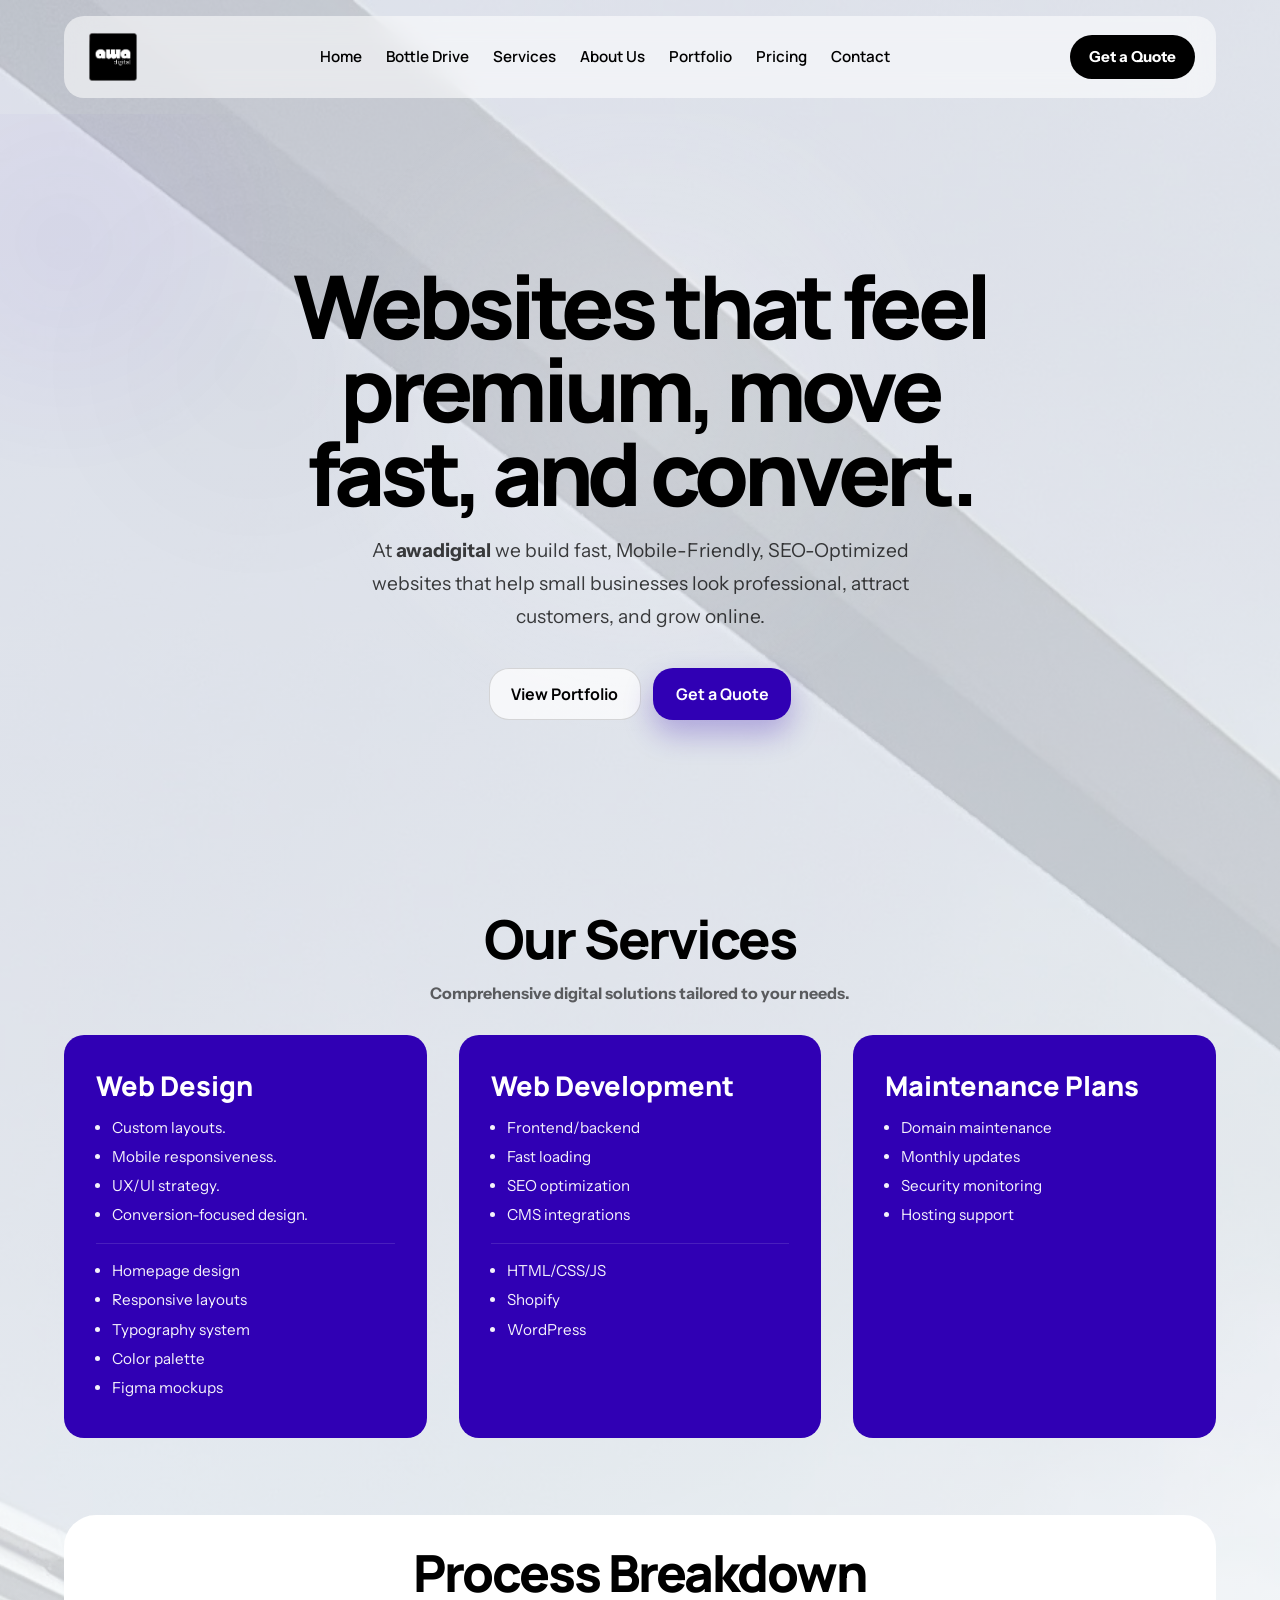
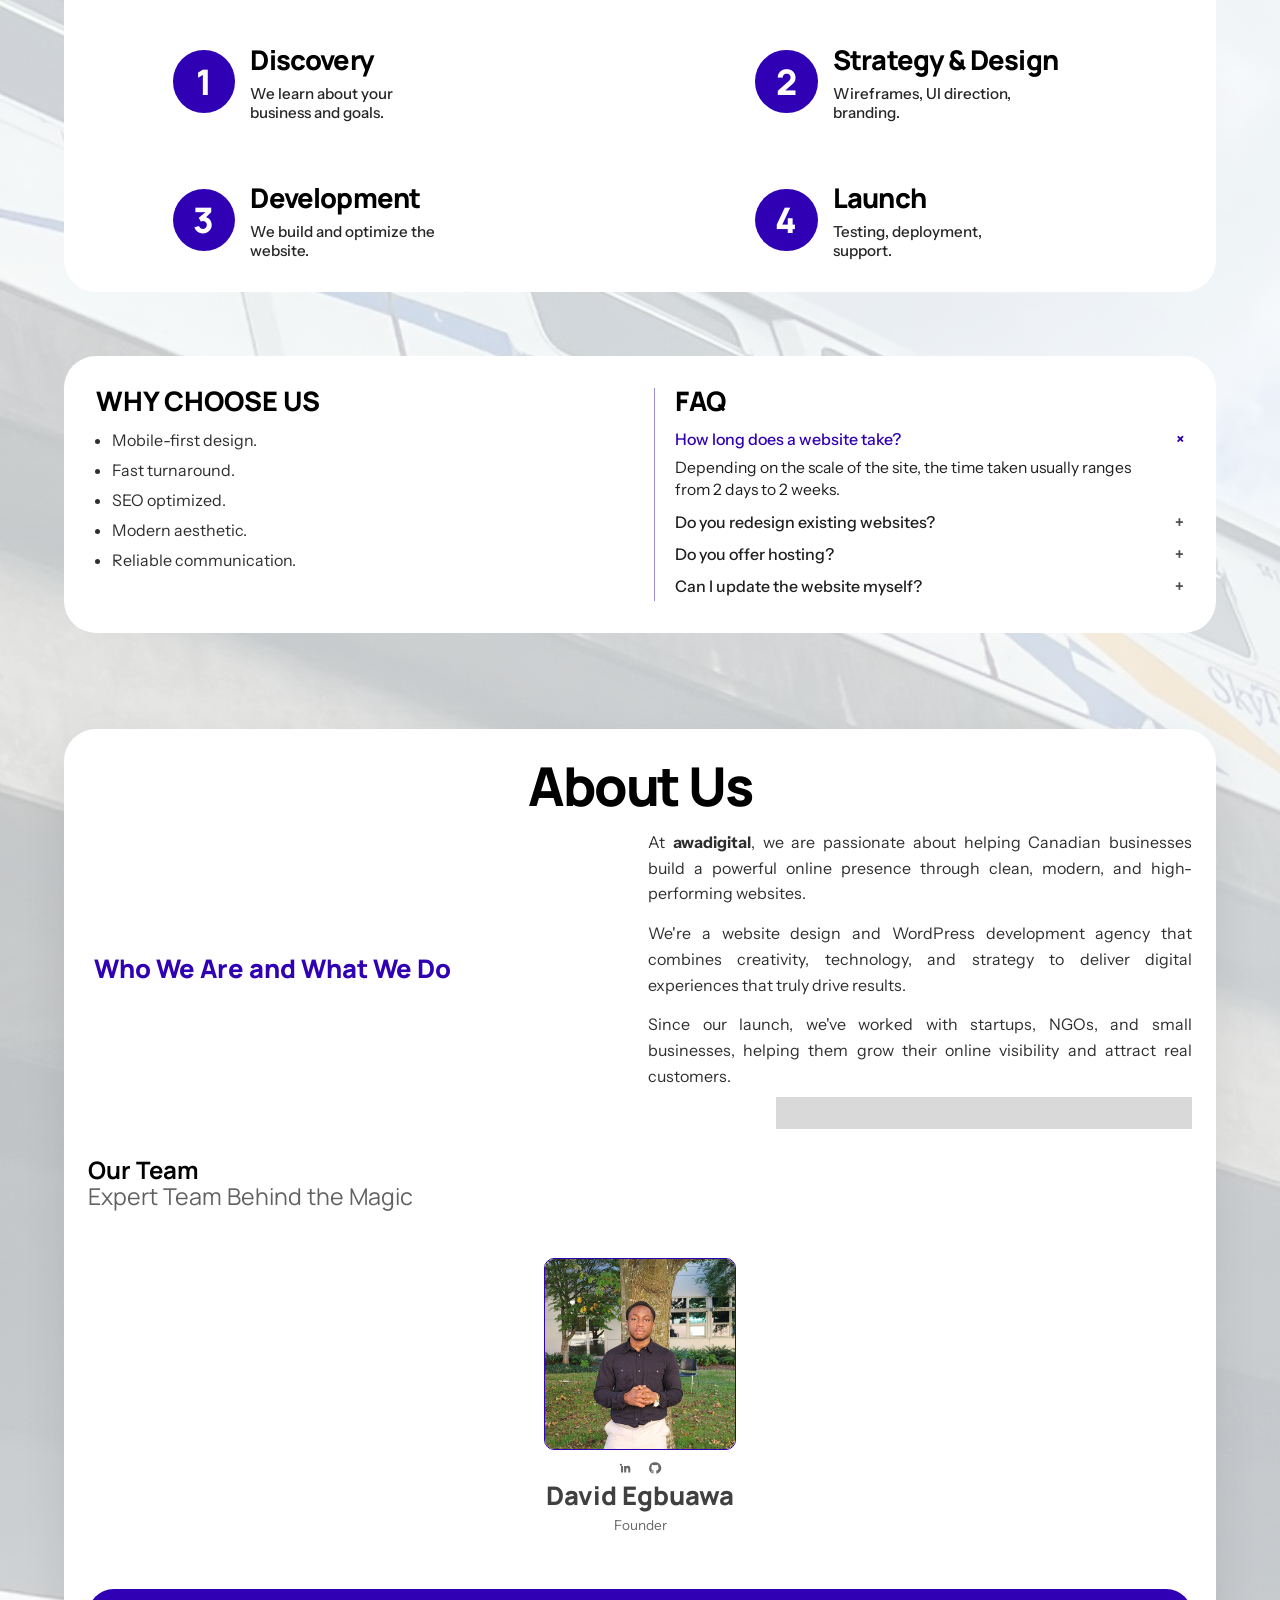
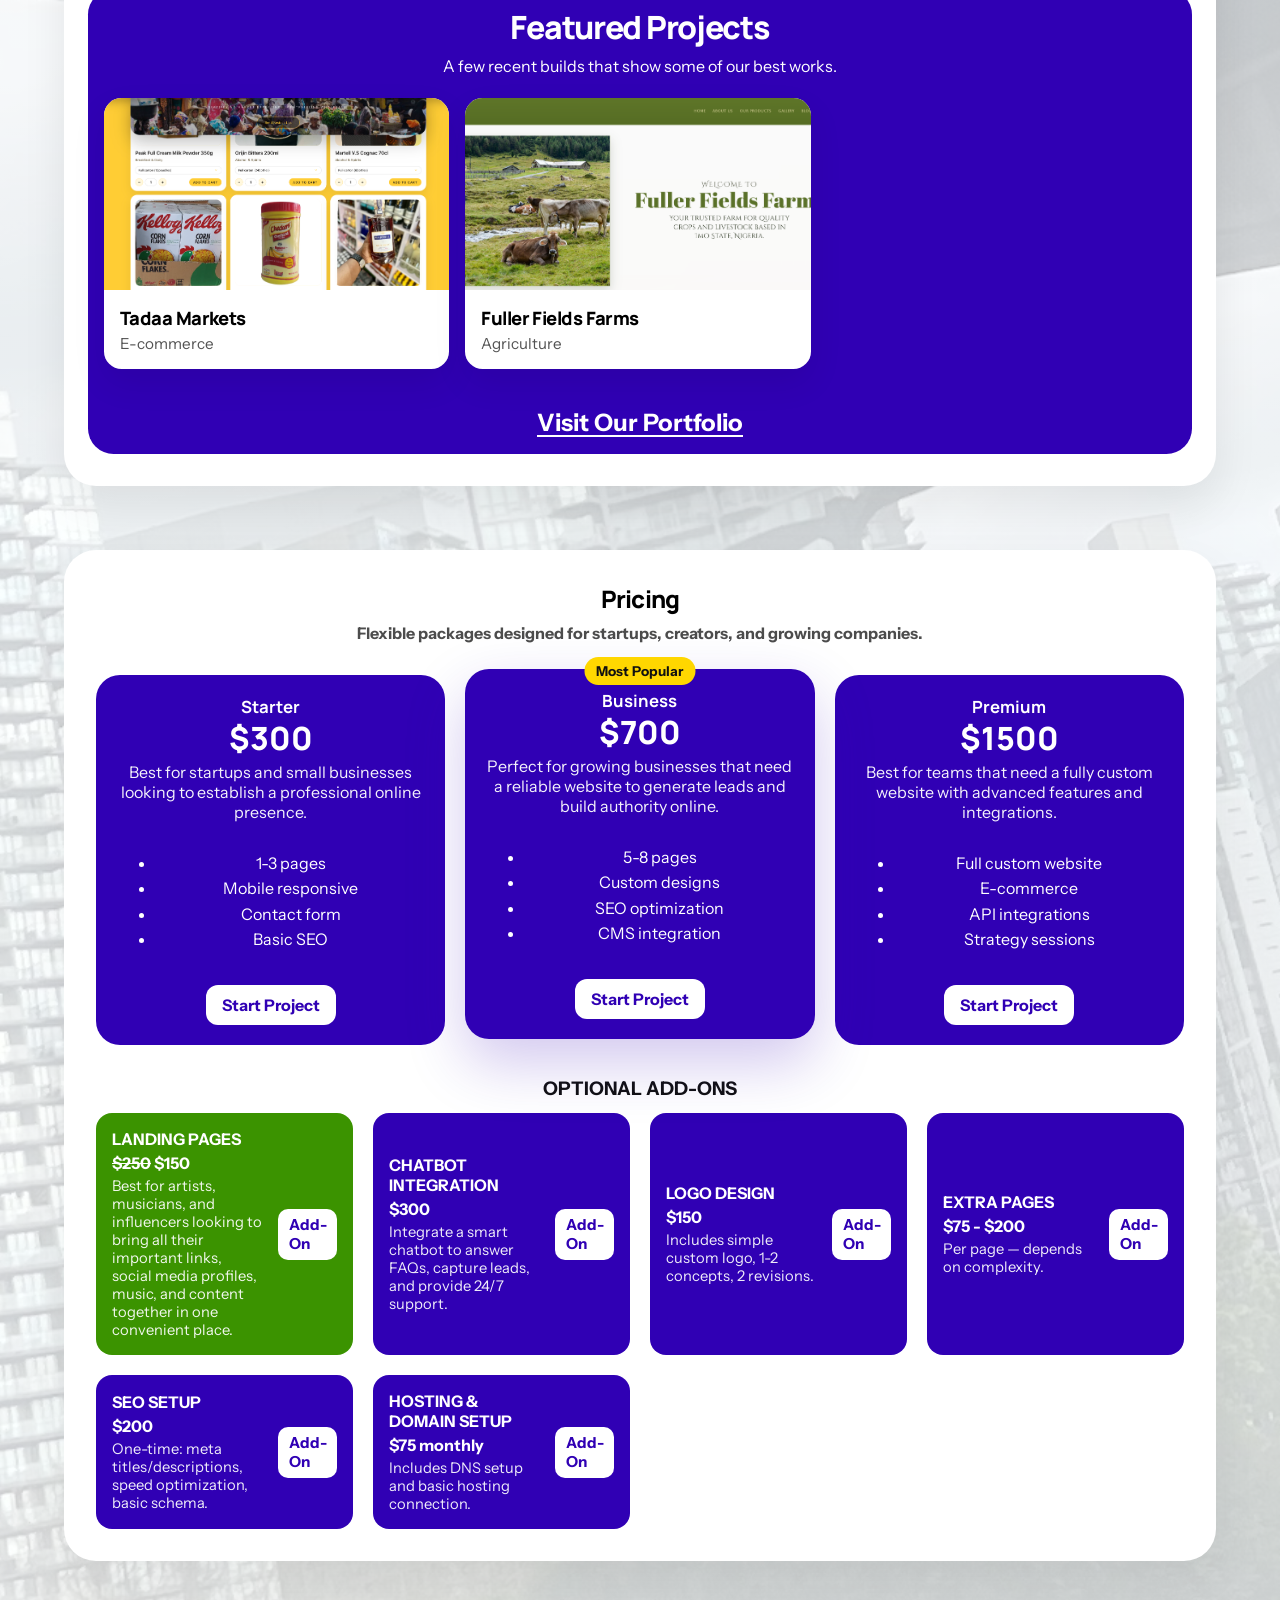
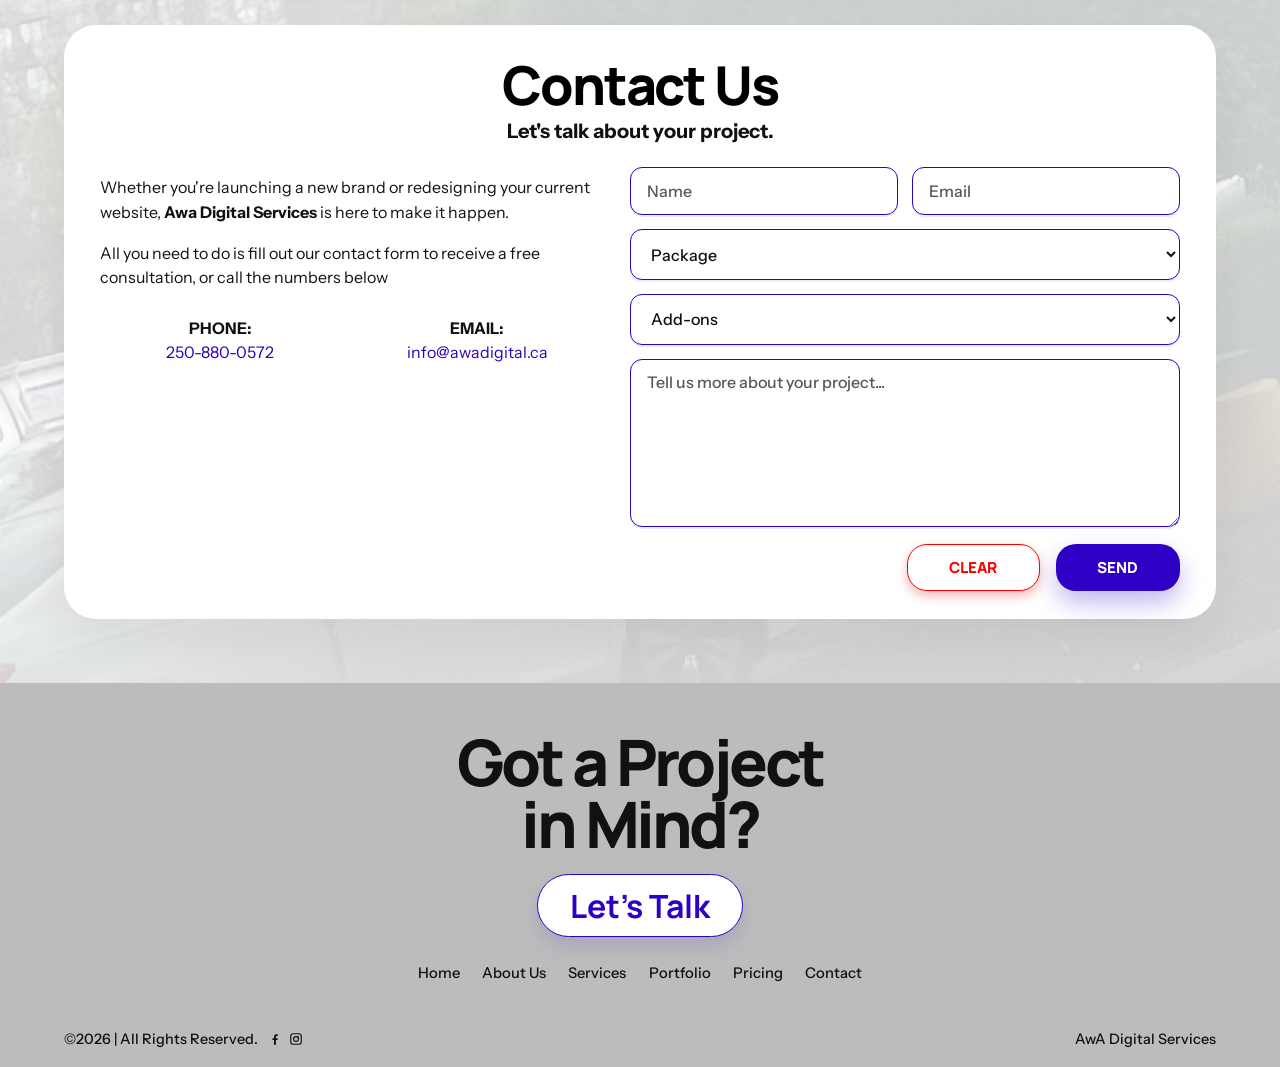
<file: index.html>
<!DOCTYPE html>
<html lang="en">
<head>
	<meta charset="UTF-8">
	<meta name="viewport" content="width=device-width, initial-scale=1.0">
	<meta name="description" content="AWA Digital builds premium modern websites for ambitious businesses.">

    <meta name="google-site-verification" content="rN_n6gPqqFPzcCXHmUcWEYYkM68Yl14PeA3wEFnw2Pk" />
    <meta name="description" content="Awa Digital crafts high-performance web applications, custom mobile apps, and high-converting UI/UX designs to scale your business.">
    <meta name="keywords" content="web development agency, mobile app development, UI/UX design, React Native, custom software">
    <meta property="og:type" content="website">
    <meta property="og:url" content="https://awadigital.ca/">
    <meta property="og:title" content="Awa Digital | Website Design Agency based in Victoria, BC.">
    <meta property="og:description" content="High-performance digital products engineered to grow your business. Get a free quote today.">
    <meta property="og:image" content="https://awadigital.ca/assets/seo-banner.png">

	<title>Awa Digital | Web Development Agency Based in Victoria, BC.</title>

    <link rel="icon" type="image/png" href="./assets/adlogo_removebg.png">
	<link rel="preconnect" href="https://fonts.googleapis.com">
	<link rel="preconnect" href="https://fonts.gstatic.com" crossorigin>
	<link href="https://fonts.googleapis.com/css2?family=Instrument+Sans:wght@400;500;600;700&family=Manrope:wght@400;500;600;700;800&display=swap" rel="stylesheet">
	<link rel="stylesheet" href="css/style.css">
</head>
<body>
	<header class="site-header" data-header>
		<div class="site-header__inner container">
			<a class="brand" href="" aria-label="AWA Digital home">
				<img class="brand__logo" src="assets/adlogo_removebg.png" alt="AWA Digital">
			</a>

			<button class="nav-toggle" type="button" aria-expanded="false" aria-controls="site-nav" data-nav-toggle>
				<span class="nav-toggle__line"></span>
				<span class="nav-toggle__line"></span>
				<span class="nav-toggle__line"></span>
				<span class="sr-only">Toggle navigation</span>
			</button>

			<nav class="site-nav" id="site-nav" aria-label="Primary" data-nav>
				<ul class="site-nav__list">
					<li><a class="site-nav__link" href="#home">Home</a></li>
					<li><a class="site-nav__link" href="bottledrive.html">Bottle Drive</a></li>
                    <li><a class="site-nav__link" href="#services">Services</a></li>
					<li><a class="site-nav__link" href="#about">About Us</a></li>
					<li><a class="site-nav__link" href="#featured-projects">Portfolio</a></li>
					<li><a class="site-nav__link" href="#pricing">Pricing</a></li>
					<li><a class="site-nav__link" href="#contact">Contact</a></li>
				</ul>
			</nav>

			<a class="header-cta" href="#contact">Get a Quote</a>
		</div>
	</header>

	<main>
		<section class="hero" id="home">
			<div class="hero__backdrop" aria-hidden="true"></div>
			<div class="hero__glow hero__glow--left" aria-hidden="true"></div>
			<div class="hero__glow hero__glow--right" aria-hidden="true"></div>

			<div class="hero__inner container">
<!-- 				<p class="hero__eyebrow">Modern Web Design Agency</p> -->
				<h1 class="hero__title">Websites that feel premium, move fast, and convert.</h1>
				<p class="hero__text">At <b>awadigital</b> we build fast, Mobile-Friendly, SEO-Optimized websites that help small businesses look professional, attract customers, and grow online. </p>

				<div class="hero__actions">
					<a class="button button--ghost" href="#featured-projects">View Portfolio</a>
					<a class="button button--primary" href="#contact">Get a Quote</a>
				</div>
			</div>
		</section>

		<section class="services section-shell" id="services">
			<div class="services__inner container">
				<div class="services__header">
					<h2 class="section-title">Our Services</h2>
					<p class="section-subtitle">Comprehensive digital solutions tailored to your needs.</p>
				</div>

				<div class="services__grid">
					<article class="service-card">
						<h4 class="service-card__title">Web Design</h4>
						<ul class="service-list">
							<li>Custom layouts.</li>
							<li>Mobile responsiveness.</li>
							<li>UX/UI strategy.</li>
							<li>Conversion-focused design.</li>
						</ul>
						<hr class="service-sep">
						<ul class="service-list service-list--secondary">
							<li>Homepage design</li>
							<li>Responsive layouts</li>
							<li>Typography system</li>
							<li>Color palette</li>
							<li>Figma mockups</li>
						</ul>
					</article>

					<article class="service-card">
						<h4 class="service-card__title">Web Development</h4>
						<ul class="service-list">
							<li>Frontend/backend</li>
							<li>Fast loading</li>
							<li>SEO optimization</li>
							<li>CMS integrations</li>
						</ul>
						<hr class="service-sep">
						<ul class="service-list service-list--secondary">
							<li>HTML/CSS/JS</li>
							<li>Shopify</li>
							<li>WordPress</li>
						</ul>
					</article>

					<article class="service-card">
						<h4 class="service-card__title">Maintenance Plans</h4>
						<ul class="service-list">
							<li>Domain maintenance</li>
							<li>Monthly updates</li>
							<li>Security monitoring</li>
							<li>Hosting support</li>
						</ul>
					</article>
				</div>

				<div class="process">
					<h3 class="process__title">Process Breakdown</h3>
					<div class="process__grid">
						<article class="process-item">
							<span class="process-item__num">1</span>
							<div class="process-item__body">
								<h4 class="process-item__title">Discovery</h4>
								<p class="process-item__text">We learn about your business and goals.</p>
							</div>
						</article>

						<article class="process-item">
							<span class="process-item__num">2</span>
							<div class="process-item__body">
								<h4 class="process-item__title">Strategy &amp; Design</h4>
								<p class="process-item__text">Wireframes, UI direction, branding.</p>
							</div>
						</article>

						<article class="process-item">
							<span class="process-item__num">3</span>
							<div class="process-item__body">
								<h4 class="process-item__title">Development</h4>
								<p class="process-item__text">We build and optimize the website.</p>
							</div>
						</article>

						<article class="process-item">
							<span class="process-item__num">4</span>
							<div class="process-item__body">
								<h4 class="process-item__title">Launch</h4>
								<p class="process-item__text">Testing, deployment, support.</p>
							</div>
						</article>
					</div>
				</div>

				<div class="services-info">
					<div class="services-info__main">
						<section class="why" aria-labelledby="why-title">
							<h3 class="services-info__title" id="why-title">WHY CHOOSE US</h3>
							<ul class="services-info__list">
								<li>Mobile-first design.</li>
								<li>Fast turnaround.</li>
								<li>SEO optimized.</li>
								<li>Modern aesthetic.</li>
								<li>Reliable communication.</li>
							</ul>
						</section>

						<section class="faq" aria-labelledby="faq-title">
							<h3 class="services-info__title" id="faq-title">FAQ</h3>
							<ul class="faq-questions">
								<li class="faq-item">
									<button class="faq-question is-active" type="button" data-faq-question aria-expanded="true" aria-controls="faq-answer-1" aria-current="true">
										<span>How long does a website take?</span>
										<span class="faq-questions__icon" aria-hidden="true">+</span>
									</button>
									<p class="faq-item__answer is-open" id="faq-answer-1" data-faq-panel>Depending on the scale of the site, the time taken usually ranges from 2 days to 2 weeks.</p>
								</li>
								<li class="faq-item">
									<button class="faq-question" type="button" data-faq-question aria-expanded="false" aria-controls="faq-answer-2">
										<span>Do you redesign existing websites?</span>
										<span class="faq-questions__icon" aria-hidden="true">+</span>
									</button>
									<p class="faq-item__answer" id="faq-answer-2" data-faq-panel hidden>Yes, we redesign already existing websites.</p>
								</li>
								<li class="faq-item">
									<button class="faq-question" type="button" data-faq-question aria-expanded="false" aria-controls="faq-answer-3">
										<span>Do you offer hosting?</span>
										<span class="faq-questions__icon" aria-hidden="true">+</span>
									</button>
									<p class="faq-item__answer" id="faq-answer-3" data-faq-panel hidden>We do not offer hosting, however we can manage hosting.</p>
								</li>
								<li class="faq-item">
									<button class="faq-question" type="button" data-faq-question aria-expanded="false" aria-controls="faq-answer-4">
										<span>Can I update the website myself?</span>
										<span class="faq-questions__icon" aria-hidden="true">+</span>
									</button>
									<p class="faq-item__answer" id="faq-answer-4" data-faq-panel hidden>Yes, your site can be updated by yourself if WordPress is used to build it.</p>
								</li>
							</ul>
						</section>
					</div>
				</div>
			</div>
		</section>

		<section class="about section-shell" id="about">
			<div class="about__card container">
				<div class="about__header">
					<!-- <p class="section-kicker">About Us</p> -->
					<h2 class="section-title section-title--center">About Us</h2>
				</div>

				<div class="about__grid">
					<div class="about__label-wrap">
						<p class="about__label">Who We Are and What We Do</p>
					</div>

					<div class="about__content">
						<p>At <b>awadigital</b>, we are passionate about helping Canadian businesses build a powerful online presence through clean, modern, and high-performing websites.</p>
						<p>We're a website design and WordPress development agency that combines creativity, technology, and strategy to deliver digital experiences that truly drive results.</p>
						<p>Since our launch, we've worked with startups, NGOs, and small businesses, helping them grow their online visibility and attract real customers.</p>
					</div>
				</div>
                        <div class="about__review">
							<!-- <span class="about__review-text">Trust Pilot Reviews</span> -->
							<!-- Elfsight Google Reviews | Untitled Google Reviews -->
							<script src="https://elfsightcdn.com/platform.js" async></script>
							<div class="elfsight-app-85d39e7d-5d50-4541-be17-d7a425db6721" data-elfsight-app-lazy></div>
						</div>
					<div class="team-intro">
						<h3 class="team-intro__title">Our Team</h3>
						<p class="team-intro__subtitle">Expert Team Behind the Magic</p>
					</div>

					<!-- Team grid -->
					<div class="team-grid">
						<article class="team-card">
							<div class="team-avatar" aria-hidden="true">
                                <img
                                class="team-profile-img"
                                src="./assets/team/davidegbuawa.JPG" 
                                alt="David Egbuawa  Profile Image">
                            </div>
							<div class="team-socials" aria-label="Social links">
								<a href="#" aria-label="Twitter" 
								class="team-social"
								style="display: none">
									<svg viewBox="0 0 24 24" width="14" height="14" aria-hidden="true"><path fill="currentColor" d="M22 5.92c-.63.28-1.3.47-2 .55.72-.43 1.27-1.12 1.53-1.94-.67.4-1.41.7-2.2.86C18.65 4.4 17.6 4 16.45 4c-1.86 0-3.37 1.5-3.37 3.36 0 .26.03.51.08.75C9.7 8.02 6.2 6.1 3.87 3.1c-.29.5-.46 1.09-.46 1.72 0 1.16.59 2.18 1.5 2.78-.55-.02-1.07-.17-1.52-.42v.04c0 1.66 1.18 3.05 2.74 3.37-.29.08-.6.12-.92.12-.23 0-.46-.02-.68-.06.46 1.43 1.8 2.47 3.39 2.5C7 15.6 5.37 16.3 3.6 16.3c-.26 0-.51 0-.76-.03C4.37 17.3 5.83 18 7.45 18c8.93 0 13.8-7.4 13.8-13.8v-.63c.94-.68 1.76-1.53 2.4-2.5-.86.38-1.78.64-2.74.75z"/></svg>
								</a>
								<a 
								href="https://www.linkedin.com/in/david-egbuawa-14a396339/"
								target="_blank"
								rel="noopener noreferrer"
								aria-label="LinkedIn" 
								class="team-social">
									<svg viewBox="0 0 24 24" width="14" height="14" aria-hidden="true"><path fill="currentColor" d="M6.94 6.5A1.94 1.94 0 1 1 5 4.56 1.94 1.94 0 0 1 6.94 6.5ZM5.2 8.5h3.47V19.5H5.2ZM10.28 8.5h3.32v1.5h.05a3.64 3.64 0 0 1 3.28-1.8c3.51 0 4.16 2.31 4.16 5.32V19.5h-3.47v-4.85c0-1.16-.02-2.65-1.62-2.65s-1.87 1.27-1.87 2.56v4.94h-3.47Z"/></svg>
								</a>
								<a 
								href="https://github.com/Callmeteddyfx"
								target="_blank"
								rel="noopener noreferrer" 
								aria-label="GitHub" 
								class="team-social">
									<svg viewBox="0 0 24 24" width="14" height="14" aria-hidden="true"><path fill="currentColor" d="M12 2a10 10 0 0 0-3.16 19.5c.5.09.68-.22.68-.48v-1.66c-2.77.6-3.36-1.16-3.36-1.16a2.64 2.64 0 0 0-1.11-1.46c-.91-.62.07-.61.07-.61a2.1 2.1 0 0 1 1.53 1 2.13 2.13 0 0 0 2.9.83 2.13 2.13 0 0 1 .64-1.33c-2.22-.25-4.56-1.11-4.56-4.93a3.85 3.85 0 0 1 1-2.67 3.57 3.57 0 0 1 .1-2.64s.83-.27 2.72 1a9.4 9.4 0 0 1 4.94 0c1.9-1.3 2.72-1 2.72-1a3.57 3.57 0 0 1 .1 2.64 3.85 3.85 0 0 1 1 2.67c0 3.83-2.34 4.68-4.57 4.92a2.4 2.4 0 0 1 .68 1.86v2.75c0 .26.18.57.69.48A10 10 0 0 0 12 2Z"/></svg>
								</a>
							</div>
							<h4 class="team-name">David Egbuawa</h4>
							<p class="team-role">Founder</p>
						</article>
					</div>

					<section class="featured-projects" id="featured-projects" aria-labelledby="featured-projects-title">
						<div class="featured-projects__header">
							<h3 class="featured-projects__title" id="featured-projects-title">Featured Projects</h3>
							<p class="featured-projects__subtitle">A few recent builds that show some of our best works.</p>
						</div>

						<div class="featured-projects__carousel">
							<button class="featured-projects__arrow featured-projects__arrow--left" type="button" data-carousel-prev aria-label="Scroll featured projects left">
								<span aria-hidden="true">‹</span>
							</button>

							<div class="featured-projects__track" tabindex="0" aria-label="Featured projects carousel" data-carousel-track>
							<article class="featured-projects__card">
								<a 
								class="featured-projects__link" 
								href="https://tadaamarket.com/"
								target="_blank"
								rel="noopener noreferrer"
								aria-label="View tadaamarket project">
									<img src="./assets/portfolio/tadaamarket1.png" alt="tadaamarket project preview">
								</a>
								<div class="featured-projects__body">
									<h4 class="featured-projects__name">Tadaa Markets</h4>
									<p class="featured-projects__category">E-commerce</p>
								</div>
							</article>

							<article class="featured-projects__card">
								<a class="featured-projects__link" 
								href="https://callmeteddyfx.github.io/fullerfieldsfarms/"
								target="_blank"
								rel="noreferrer noopener"
								aria-label="View Fuller Fields Farms project">
									<img src="./assets/portfolio/fullerfieldfarms.png" alt="Fuller Fields Farms project preview">
								</a>
								<div class="featured-projects__body">
									<h4 class="featured-projects__name">Fuller Fields Farms</h4>
									<p class="featured-projects__category">Agriculture</p>
								</div>
							</article>

<!-- 							<article class="featured-projects__card">
								<a class="featured-projects__link" href="portfolio.html" aria-label="View portfolio page">
									<img src="./assets/portfolio/awadigital_seo.png" alt="AWA Digital SEO project preview">
								</a>
								<div class="featured-projects__body">
									<h4 class="featured-projects__name">AWA Digital SEO</h4>
									<p class="featured-projects__category">Marketing</p>
								</div>
							</article> -->
							</div>
							<button class="featured-projects__arrow featured-projects__arrow--right" type="button" data-carousel-next aria-label="Scroll featured projects right">
								<span aria-hidden="true">›</span>
							</button>

				<div class="about__portfolio-cta">
				<a class="about__portfolio-link" href="portfolio.html">Visit Our Portfolio</a>
			</div>
					</div>
					</section>

			</div>
		</section>

    <section class="pricing section-shell" id="pricing">
			<div class="pricing__card container">
				<header class="pricing__header">
					<h2 class="section-title">Pricing</h2>
					<p class="section-subtitle">Flexible packages designed for startups, creators, and growing companies.</p>
				</header>

				<div class="pricing__main">
					<div class="pricing-cards">


                        <!-- Starter Pricing -->
						<article class="pkg-card">
							<div class="pkg-card__inner">
								<h3 class="pkg-name">Starter</h3>
								<p class="pkg-price">$300</p>
								<p class="pkg-desc">Best for startups and small businesses looking to establish a professional online presence.</p>
								<ul class="pkg-list">
									<li>1-3 pages</li>
									<li>Mobile responsive</li>
									<li>Contact form</li>
									<li>Basic SEO</li>
								</ul>
							</div>
							<div class="pkg-card__cta"><a class="btn-white" 
                                href="#contact"
                                onclick="SelectPackage('Starter')"
                                >
                                Start Project</a></div>
						</article>

                        <!-- Business Pricing -->
						<article class="pkg-card pkg-card--featured">
							<div class="pkg-card__badge">Most Popular</div>
							<div class="pkg-card__inner">
								<h3 class="pkg-name">Business</h3>
								<p class="pkg-price">$700</p>
								<p class="pkg-desc">Perfect for growing businesses that need a reliable website to generate leads and build authority online.</p>
								<ul class="pkg-list">
									<li>5-8 pages</li>
									<li>Custom designs</li>
									<li>SEO optimization</li>
									<li>CMS integration</li>
								</ul>
							</div>
							<div class="pkg-card__cta"><a class="btn-white" 
                                href="#contact"
                                onclick="SelectPackage('Business')"
                                >Start Project</a></div>
						</article>

                        <!-- Premium Pricing -->
						<article class="pkg-card">
							<div class="pkg-card__inner">
								<h3 class="pkg-name">Premium</h3>
								<p class="pkg-price">$1500</p>
								<p class="pkg-desc">Best for teams that need a fully custom website with advanced features and integrations.</p>
								<ul class="pkg-list">
									<li>Full custom website</li>
									<li>E-commerce</li>
									<li>API integrations</li>
									<li>Strategy sessions</li>
								</ul>
							</div>
							<div class="pkg-card__cta"><a class="btn-white" 
                                href="#contact"
                                onclick="SelectPackage('Premium')"
                                >Start Project</a></div>
						</article>
					</div>

					<div class="pricing-addons">
						<h3 class="addons-title">OPTIONAL ADD-ONS</h3>
						<div class="addons-grid">
							<article class="addon-card"
							style="background-color: rgb(59, 147, 0);"
							>
								<div>
									<h4>LANDING PAGES</h4>
									<p class="addon-price"><s>$250</s> $150</p>
									<p class="addon-desc">Best for artists, musicians, and influencers 
										looking to bring all their important links, 
										social media profiles, music, and content together in 
										one convenient place. 
										</p>
								</div>
								<a class="btn-white btn-small" 
                                href="#contact"
                                onclick="SelectAddon('Landing Page')"
                                >Add-On</a>
							</article>

							<article class="addon-card">
								<div>
									<h4>CHATBOT INTEGRATION</h4>
									<p class="addon-price">$300</p>
									<p class="addon-desc">Integrate a smart chatbot to answer FAQs, 
										capture leads, and provide 24/7 support.</p>
								</div>
								<a class="btn-white btn-small" 
                                href="#contact"
                                onclick="SelectAddon('Chatbot Integration')"
                                >Add-On</a>
							</article>

							<article class="addon-card">
								<div>
									<h4>LOGO DESIGN</h4>
									<p class="addon-price">$150</p>
									<p class="addon-desc">Includes simple custom logo, 1-2 concepts, 2 revisions.</p>
								</div>
								<a class="btn-white btn-small" 
                                href="#contact"
                                onclick="SelectAddon('Logo Design')"
                                >Add-On</a>
							</article>

							<article class="addon-card">
								<div>
									<h4>EXTRA PAGES</h4>
									<p class="addon-price">$75 - $200</p>
									<p class="addon-desc">Per page — depends on complexity.</p>
								</div>
								<a class="btn-white btn-small" 
                                href="#contact"
                                onclick="SelectAddon('Extra Pages')"
                                >Add-On</a>
							</article>

							<article class="addon-card">
								<div>
									<h4>SEO SETUP</h4>
									<p class="addon-price">$200</p>
									<p class="addon-desc">One-time: meta titles/descriptions, speed optimization, basic schema.</p>
								</div>
								<a class="btn-white btn-small"
                                href="#contact"
                                onclick="SelectAddon('SEO Setup')"
                                >Add-On</a>
							</article>

							<article class="addon-card">
								<div>
									<h4>HOSTING &amp; DOMAIN SETUP</h4>
									<p class="addon-price">$75 monthly</p>
									<p class="addon-desc">Includes DNS setup and basic hosting connection.</p>
								</div>
								<a class="btn-white btn-small" 
                                href="#contact"
                                onclick="SelectAddon('Hosting & Domain Setup')"
                                >Add-On</a>
							</article>
						</div>
					</div>
				</div>
			</div>
		</section>
		<section class="contact section-shell" id="contact">
			<div class="contact__card container">
				<header class="contact__header">
					<h2 class="section-title section-title--center">Contact Us</h2>
					<p class="contact__subtitle">Let's talk about your project.</p>
				</header>

				<div class="contact__grid">
					<div class="contact__content">
						<p>Whether you're launching a new brand or redesigning your current website, <strong>Awa Digital Services</strong> is here to make it happen.</p>
						<p>All you need to do is fill out our contact form to receive a free consultation, or call the numbers below</p>

						<div class="contact__details">
							<div class="contact__detail">
								<span class="contact__label">PHONE:</span>
								<span class="contact__value">
									<a href="tel:12508800572">250-880-0572</a></span>
							</div>
							<div class="contact__detail">
								<span class="contact__label">EMAIL:</span>
								<span class="contact__value">
									<a href="mailto:info@awadigital.ca">info@awadigital.ca</a>
								</span>
							</div>
						</div>
					</div>

					<form class="contact-form"
						action="https://formspree.io/f/xgoqgapa"
  						method="POST"
					>
						<div class="contact-form__row">
							<input class="contact-form__field" type="text" 
							id="name"
							name="name" placeholder="Name" aria-label="Name">
							<input class="contact-form__field" type="email" name="email" 
							id="email"
							placeholder="Email" aria-label="Email" required>
						</div>
						<div class="contact-form__group">
							<select class="contact-form__field" 
                            id="contact-form__field" 
                            name="package" 
                            aria-label="Package"
							onchange="SelectPackage(this.value)"
							>
								<option selected>Package</option>
								<option>Starter</option>
								<option>Business</option>
								<option>Premium</option>
							</select>
						</div>
						<div class="contact-form__group">
							<select class="contact-form__field" 
                            name="addons" 
                            id="addons"
							onchange="SelectAddon(this.value)"
                            aria-label="Add-ons">
								<option selected>Add-ons</option>
								<option>Logo Design</option>
								<option>Extra Pages</option>
								<option>SEO Setup</option>
								<option>Hosting &amp; Domain Setup</option>
							</select>
						</div>
						<div class="contact-form__group contact-form__group--message">
							<textarea class="contact-form__field contact-form__field--textarea" 
                            name="message"
                            id="contact_message"
                            placeholder="Tell us more about your project..." 
                            aria-label="Message" required
                            ></textarea>
						</div>
						<div class="contact-form__actions">
							<button id="clear-btn" type="reset">CLEAR</button>
							<button class="contact-form__submit" type="submit">SEND</button>
						</div>
					</form>
				</div>
			</div>
		</section>

		<footer class="site-footer" aria-label="Footer">
			<div class="site-footer__cta container">
				<h2 class="site-footer__title">Got a Project<br>in Mind?</h2>
				<a class="site-footer__button" href="#contact">Let’s Talk</a>
				<nav class="site-footer__nav" aria-label="Footer navigation">
					<a href="#home">Home</a>
					<a href="#about">About Us</a>
					<a href="#services">Services</a>
					<a href="portfolio.html">Portfolio</a>
					<a href="#pricing">Pricing</a>
					<a href="#contact">Contact</a>
				</nav>
			</div>
			<div class="site-footer__bar container">
				<p>
					©2026 | All Rights Reserved.
					<span class="site-footer__socials" aria-label="Social links">
						<a href="https://www.facebook.com/profile.php?id=61590478719469" target="_blank" rel="noopener noreferrer" aria-label="Facebook">
							<svg viewBox="0 0 24 24" width="14" height="14" aria-hidden="true"><path fill="currentColor" d="M13.5 22v-8.2h2.76l.42-3.2H13.5V8.55c0-.93.26-1.56 1.6-1.56h1.7V4.1c-.29-.04-1.28-.1-2.43-.1-2.4 0-4.04 1.46-4.04 4.14V10.6H7.6v3.2h2.73V22h3.17Z"/></svg>
						</a>
						<a href="https://www.instagram.com/awadigitalca/" target="_blank" rel="noopener noreferrer" aria-label="Instagram">
							<svg viewBox="0 0 24 24" width="14" height="14" aria-hidden="true"><path fill="currentColor" d="M7 2h10a5 5 0 0 1 5 5v10a5 5 0 0 1-5 5H7a5 5 0 0 1-5-5V7a5 5 0 0 1 5-5Zm0 2a3 3 0 0 0-3 3v10a3 3 0 0 0 3 3h10a3 3 0 0 0 3-3V7a3 3 0 0 0-3-3H7Zm5 2.8A5.2 5.2 0 1 1 6.8 12 5.2 5.2 0 0 1 12 6.8Zm0 2A3.2 3.2 0 1 0 15.2 12 3.2 3.2 0 0 0 12 8.8Zm5.3-.95a1.15 1.15 0 1 1-1.15-1.15 1.15 1.15 0 0 1 1.15 1.15Z"/></svg>
					</span>
				</p>
				<p>AwA Digital Services</p>
			</div>
		</footer>
	</main>

	<script src="js/main.js"></script>
</body>
</html>
</file>
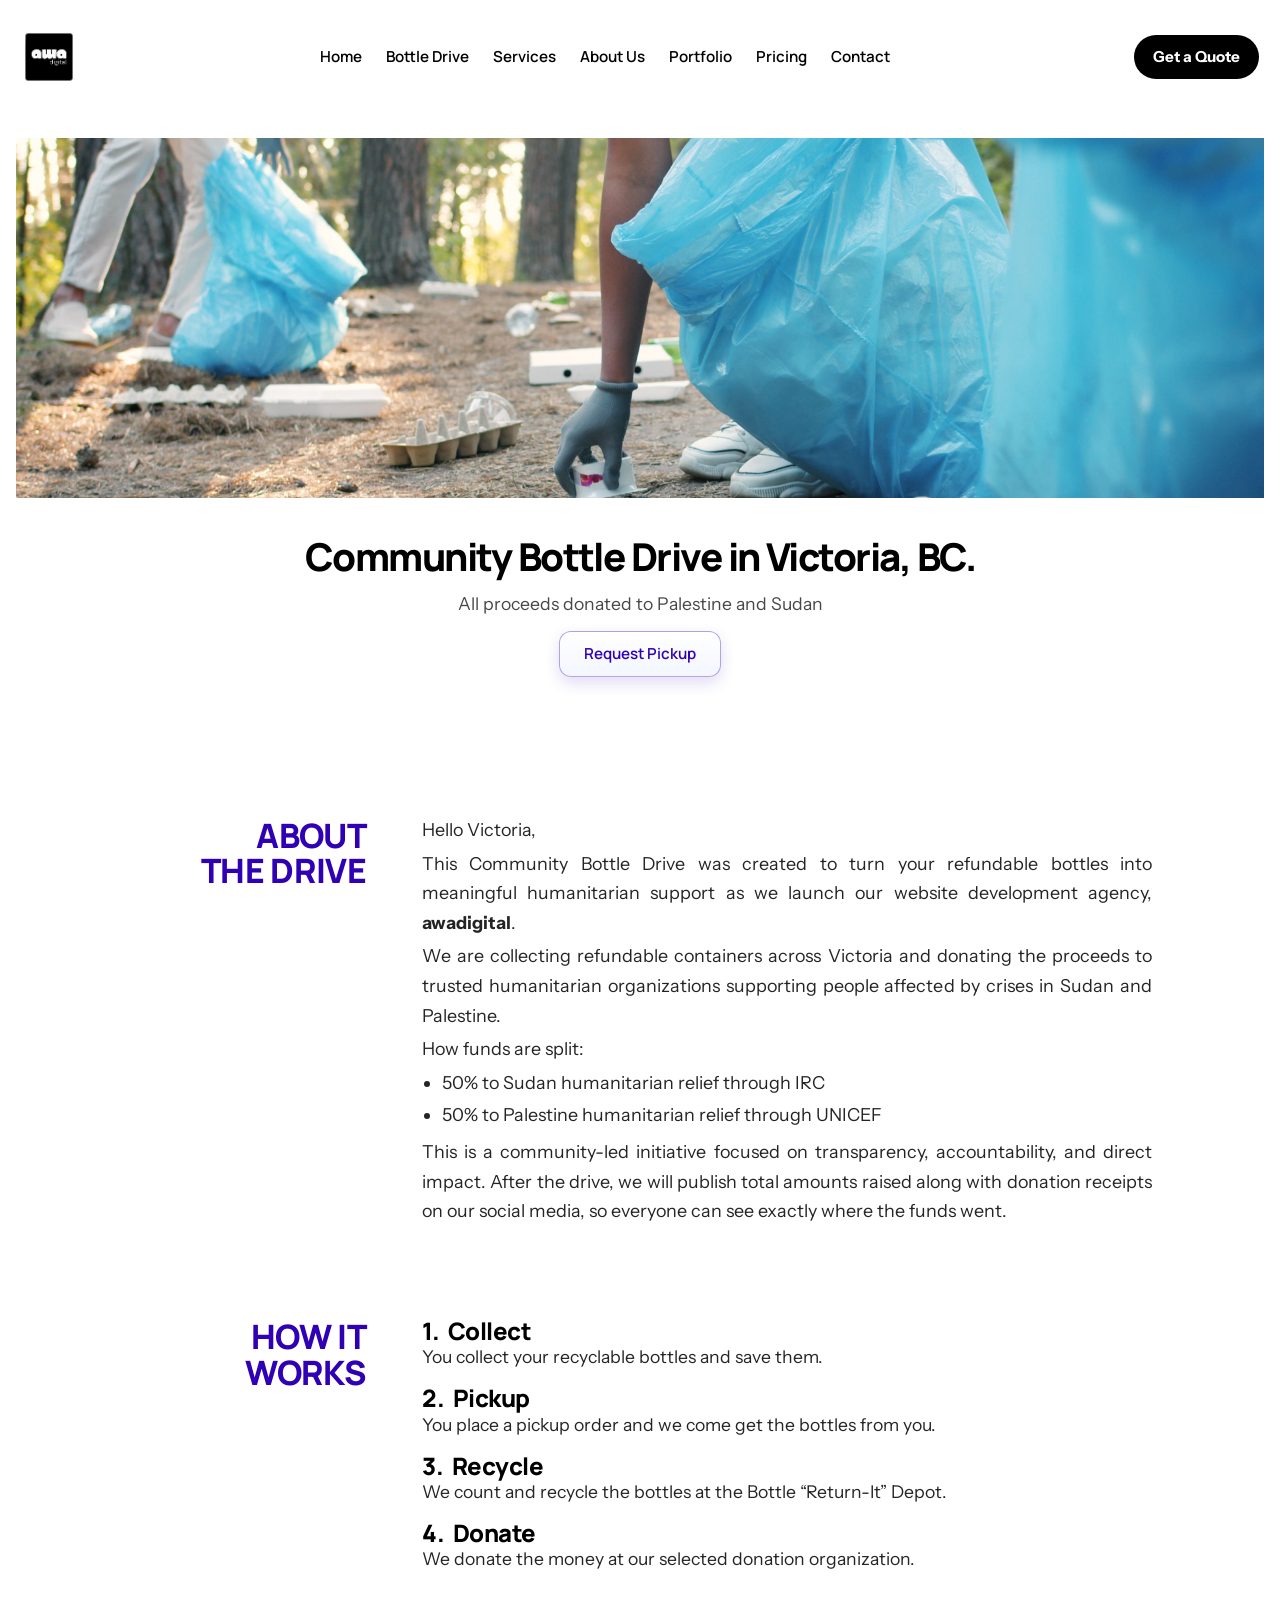
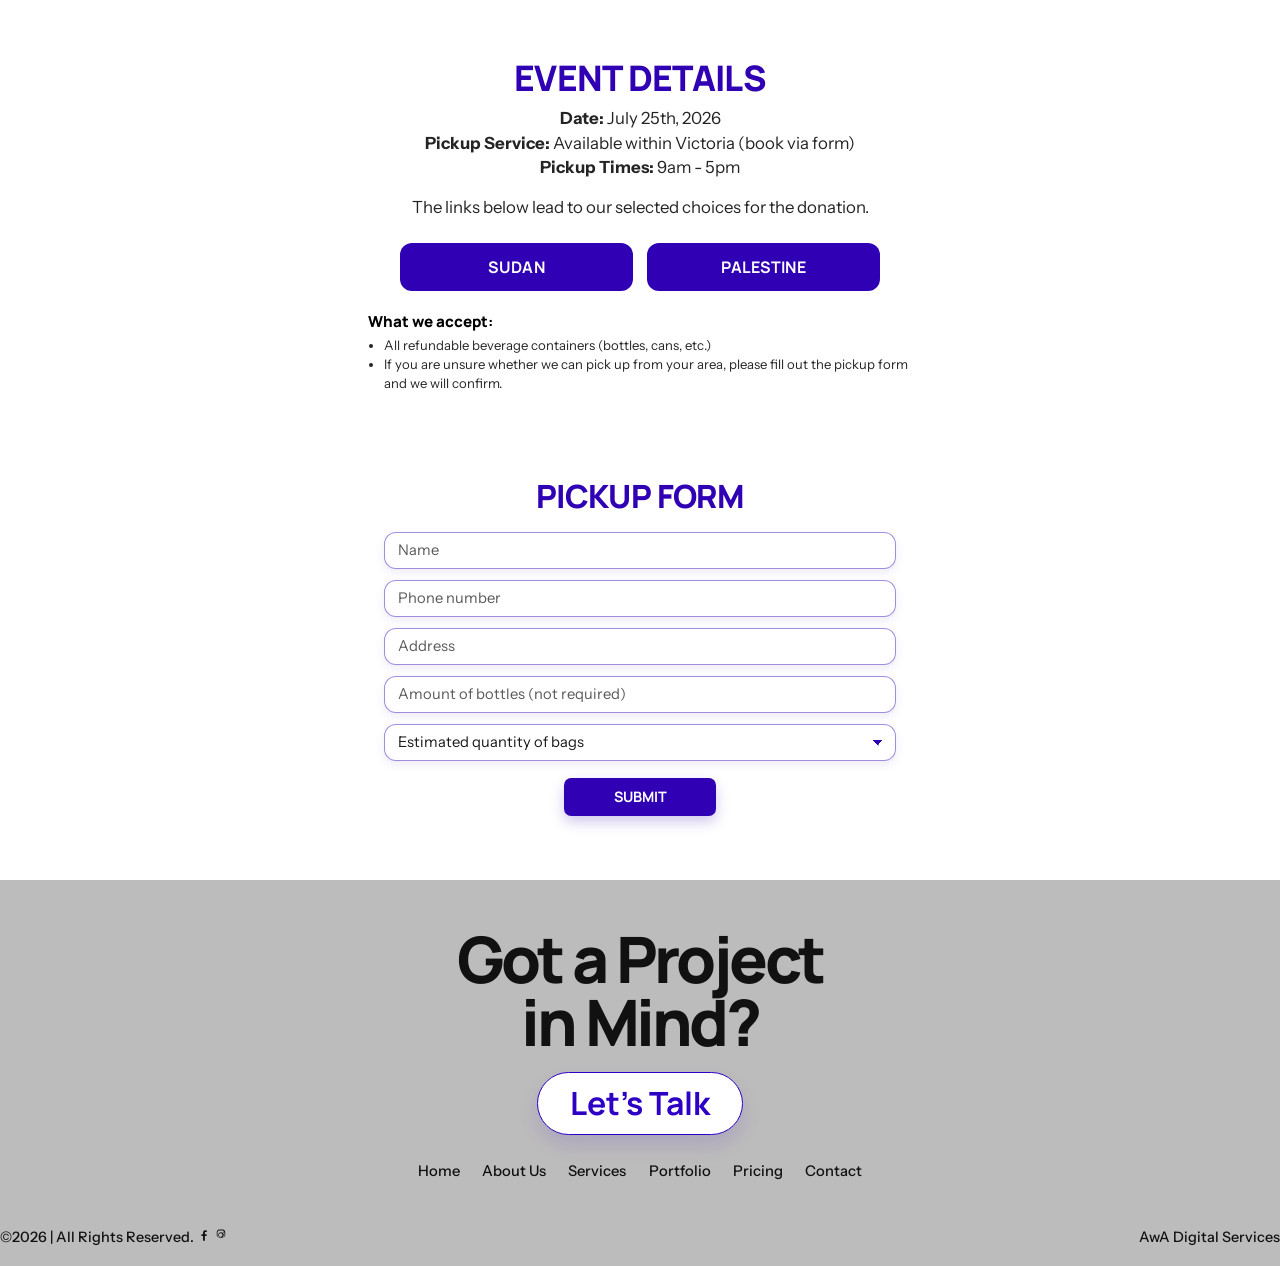
<file: bottledrive.html>
<!DOCTYPE html>
<html lang="en">
<head>
	<meta charset="UTF-8">
	<meta name="viewport" content="width=device-width, initial-scale=1.0">
	<meta name="description" content="AWA Digital builds premium modern websites for ambitious businesses.">

    <meta name="google-site-verification" content="rN_n6gPqqFPzcCXHmUcWEYYkM68Yl14PeA3wEFnw2Pk" />
    <meta name="description" content="Awa Digital crafts high-performance web applications, custom mobile apps, and high-converting UI/UX designs to scale your business.">
    <meta name="keywords" content="web development agency, mobile app development, UI/UX design, React Native, custom software">
    <meta property="og:type" content="website">
    <meta property="og:url" content="https://awadigital.ca/">
    <meta property="og:title" content="Awa Digital | Website Design Agency based in Victoria, BC.">
    <meta property="og:description" content="High-performance digital products engineered to grow your business. Get a free quote today.">
    <meta property="og:image" content="https://awadigital.ca/assets/seo-banner.png">

	<title>Awa Digital | Web Development Agency Based in Victoria, BC.</title>

    <link rel="icon" type="image/png" href="./assets/adlogo_removebg.png">
	<link rel="preconnect" href="https://fonts.googleapis.com">
	<link rel="preconnect" href="https://fonts.gstatic.com" crossorigin>
	<link href="https://fonts.googleapis.com/css2?family=Instrument+Sans:wght@400;500;600;700&family=Manrope:wght@400;500;600;700;800&display=swap" rel="stylesheet">
	<link rel="stylesheet" href="css/bottledrive.css">
</head>
<body>
    <header class="site-header" data-header>
		<div class="site-header__inner container">
			<a class="brand" href="./index.html" aria-label="AWA Digital home">
				<img class="brand__logo" src="assets/adlogo_removebg.png" alt="AWA Digital">
			</a>

			<button class="nav-toggle" type="button" aria-expanded="false" aria-controls="site-nav" data-nav-toggle>
				<span class="nav-toggle__line"></span>
				<span class="nav-toggle__line"></span>
				<span class="nav-toggle__line"></span>
				<span class="sr-only">Toggle navigation</span>
			</button>

			<nav class="site-nav" id="site-nav" aria-label="Primary" data-nav>
				<ul class="site-nav__list">
					<li><a class="site-nav__link" href="index.html">Home</a></li>
                    <li><a class="site-nav__link" href="bottledrive.html">Bottle Drive</a></li>
                    <li><a class="site-nav__link" href="#services">Services</a></li>
					<li><a class="site-nav__link" href="#about">About Us</a></li>
					<li><a class="site-nav__link" href="./index.html#featured-projects">Portfolio</a></li>
					<li><a class="site-nav__link" href="#pricing">Pricing</a></li>
					<li><a class="site-nav__link" href="#contact">Contact</a></li>
				</ul>
			</nav>

			<a class="header-cta" href="#contact">Get a Quote</a>
		</div>
	</header>

	<main>
		<section class="bottle-hero" id="home" aria-labelledby="bottle-hero-title">
			<div class="bottle-hero__shell container">
				<div class="bottle-hero__media" aria-hidden="true">
					<img src="assets/bottledrivestockimg2.jpg" alt="">
				</div>

				<div class="bottle-hero__content">
					<h1 class="bottle-hero__title" id="bottle-hero-title">Community Bottle Drive in Victoria, BC.</h1>
					<p class="bottle-hero__subtitle">All proceeds donated to Palestine and Sudan</p>
					<a class="bottle-hero__button" href="#contact">Request Pickup</a>
				</div>
			</div>
		</section>

		<section class="drive-about" id="about" aria-labelledby="drive-about-title">
			<div class="drive-about__inner container">
				<div class="drive-about__heading-wrap">
					<h2 class="drive-about__heading" id="drive-about-title">About<br>The Drive</h2>
				</div>

				<div class="drive-about__content">
					<p>Hello Victoria,</p>
					<p>This Community Bottle Drive was created to turn your refundable bottles into meaningful humanitarian support as we launch our website development agency, <strong>awadigital</strong>.</p>
					<p>We are collecting refundable containers across Victoria and donating the proceeds to trusted humanitarian organizations supporting people affected by crises in Sudan and Palestine.</p>
					<p>How funds are split:</p>
					<ul class="drive-about__list">
						<li>50% to Sudan humanitarian relief through IRC</li>
						<li>50% to Palestine humanitarian relief through UNICEF</li>
					</ul>
					<p>This is a community-led initiative focused on transparency, accountability, and direct impact. After the drive, we will publish total amounts raised along with donation receipts on our social media, so everyone can see exactly where the funds went.</p>
				</div>
			</div>
		</section>

		<section class="drive-steps" id="services" aria-labelledby="drive-steps-title">
			<div class="drive-steps__inner container">
				<div class="drive-steps__heading-wrap">
					<h2 class="drive-steps__heading" id="drive-steps-title">How It<br>Works</h2>
				</div>

				<div class="drive-steps__content">
					<ol class="drive-steps__list">
						<li class="drive-steps__item">
							<h3 class="drive-steps__item-title"><span>1.</span> Collect</h3>
							<p>You collect your recyclable bottles and save them.</p>
						</li>
						<li class="drive-steps__item">
							<h3 class="drive-steps__item-title"><span>2.</span> Pickup</h3>
							<p>You place a pickup order and we come get the bottles from you.</p>
						</li>
						<li class="drive-steps__item">
							<h3 class="drive-steps__item-title"><span>3.</span> Recycle</h3>
							<p>We count and recycle the bottles at the Bottle &ldquo;Return-It&rdquo; Depot.</p>
						</li>
						<li class="drive-steps__item">
							<h3 class="drive-steps__item-title"><span>4.</span> Donate</h3>
							<p>We donate the money at our selected donation organization.</p>
						</li>
					</ol>
				</div>
			</div>
		</section>

		<section class="drive-event" id="pricing" aria-labelledby="drive-event-title">
			<div class="drive-event__inner container">
				<h2 class="drive-event__title" id="drive-event-title">Event Details</h2>
				<p class="drive-event__line"><strong>Date:</strong> July 25th, 2026</p>
				<p class="drive-event__line"><strong>Pickup Service: </strong>Available within Victoria (book via form)</p>
				<p class="drive-event__line"><strong>Pickup Times:</strong> 9am - 5pm</p>
                <p class="drive-event__line" id="extra">The links below lead to our selected choices for the donation.</p>

				<div class="drive-event__actions" role="group" aria-label="Donation options">
					<button class="drive-event__btn" type="button"
                    onclick="VisitDonationSite('sudan')"
                    >Sudan</button>
					<button class="drive-event__btn" type="button"
                    onclick="VisitDonationSite('gaza')"
                    >Palestine</button>
				</div>

				<div class="drive-event__accept">
					<p class="drive-event__accept-title">What we accept:</p>
					<ul class="drive-event__list">
						<li>All refundable beverage containers (bottles, cans, etc.)</li>
						<li>If you are unsure whether we can pick up from your area, please fill out the pickup form and we will confirm.</li>
					</ul>
				</div>
			</div>
		</section>

		<section class="pickup-form-section" id="contact" aria-labelledby="pickup-form-title">
			<div class="pickup-form-section__inner container">
				<h2 class="pickup-form-section__title" id="pickup-form-title">Pickup Form</h2>

				<form class="pickup-form" action="https://formspree.io/f/mlgybvwq" method="POST">
					<input class="pickup-form__field" type="text" name="name" placeholder="Name" aria-label="Name" required>
					<input class="pickup-form__field" type="tel" name="phone" placeholder="Phone number" aria-label="Phone number" required>
					<input class="pickup-form__field" type="text" name="address" placeholder="Address" aria-label="Address" required>
					<input class="pickup-form__field" type="text" name="bottles" placeholder="Amount of bottles (not required)" aria-label="Amount of bottles (not required)">
					<div class="pickup-form__select-wrap">
						<select class="pickup-form__field pickup-form__field--select" name="bags" aria-label="Estimated quantity of bags">
							<option selected disabled>Estimated quantity of bags</option>
							<option>1 bag</option>
							<option>2 bags</option>
							<option>3-5 bags</option>
							<option>6-10 bags</option>
							<option>10+ bags</option>
						</select>
					</div>

					<button class="pickup-form__submit" type="submit">Submit</button>
				</form>
			</div>
		</section>
	</main>

		<footer class="site-footer" aria-label="Footer">
			<div class="site-footer__cta container">
				<h2 class="site-footer__title">Got a Project<br>in Mind?</h2>
				<a class="site-footer__button" href="#contact">Let’s Talk</a>
				<nav class="site-footer__nav" aria-label="Footer navigation">
					<a href="#home">Home</a>
					<a href="#about">About Us</a>
					<a href="#services">Services</a>
					<a href="portfolio.html">Portfolio</a>
					<a href="#pricing">Pricing</a>
					<a href="#contact">Contact</a>
				</nav>
			</div>
			<div class="site-footer__bar container">
				<p>
					©2026 | All Rights Reserved.
					<span class="site-footer__socials" aria-label="Social links">
						<a href="https://www.facebook.com/profile.php?id=61590478719469" target="_blank" rel="noopener noreferrer" aria-label="Facebook">
							<svg viewBox="0 0 24 24" width="14" height="14" aria-hidden="true"><path fill="currentColor" d="M13.5 22v-8.2h2.76l.42-3.2H13.5V8.55c0-.93.26-1.56 1.6-1.56h1.7V4.1c-.29-.04-1.28-.1-2.43-.1-2.4 0-4.04 1.46-4.04 4.14V10.6H7.6v3.2h2.73V22h3.17Z"/></svg>
						</a>
						<a href="https://www.instagram.com/awadigitalca/" target="_blank" rel="noopener noreferrer" aria-label="Instagram">
							<svg viewBox="0 0 24 24" width="14" height="14" aria-hidden="true"><path fill="currentColor" d="M12 7.2c-2.65 0-4.8 2.15-4.8 4.8s2.15 4.8 4.8 4.8 4.8-2.15 4.8-4.8-2.15-4.8-4.8-4.8Zm0 7.92A3.12 3.12 0 1 1 12 9a3.12 3.12 0 0 1 0 6.12Zm5.9-8.14a1.12 1.12 0 1 1-2.24 0 1.12 1.12 0 0 1 2.24 0ZM19.2 6.3A4.6 4.6 0 0 0 17.9 3.8 4.6 4.6 0 0 0 15.4 2.5c-1.26-.06-1.66-.08-3.4-.08s-2.14.02-3.4.08A4.6 4.6 0 0 0 6.1 3.8 4.6 4.6 0 0 0 4.8 6.3c-.06 1.26-.08 1.66-.08 3.4s.02 2.14.08 3.4A4.6 4.6 0 0 0 6.1 15.2 4.6 4.6 0 0 0 8.6 16.5c1.26.06 1.66.08 3.4.08s2.14-.02 3.4-.08A4.6 4.6 0 0 0 17.9 15.2a4.6 4.6 0 0 0 1.3-2.5c.06-1.26.08-1.66.08-3.4s-.02-2.14-.08-3.4Zm-1.58 8.22a2.61 2.61 0 0 1-1.47 1.47c-1.02.4-3.44.31-4.15.31s-3.13.09-4.15-.31a2.61 2.61 0 0 1-1.47-1.47c-.4-1.02-.31-3.44-.31-4.15s-.09-3.13.31-4.15A2.61 2.61 0 0 1 7.85 4.75c1.02-.4 3.44-.31 4.15-.31s3.13-.09 4.15.31a2.61 2.61 0 0 1 1.47 1.47c.4 1.02.31 3.44.31 4.15s.09 3.13-.31 4.15Z"/></svg>
						</a>
					</span>
				</p>
				<p>AwA Digital Services</p>
			</div>
		</footer>
	<script src="js/main.js"></script>
</body>
</html>
</file>
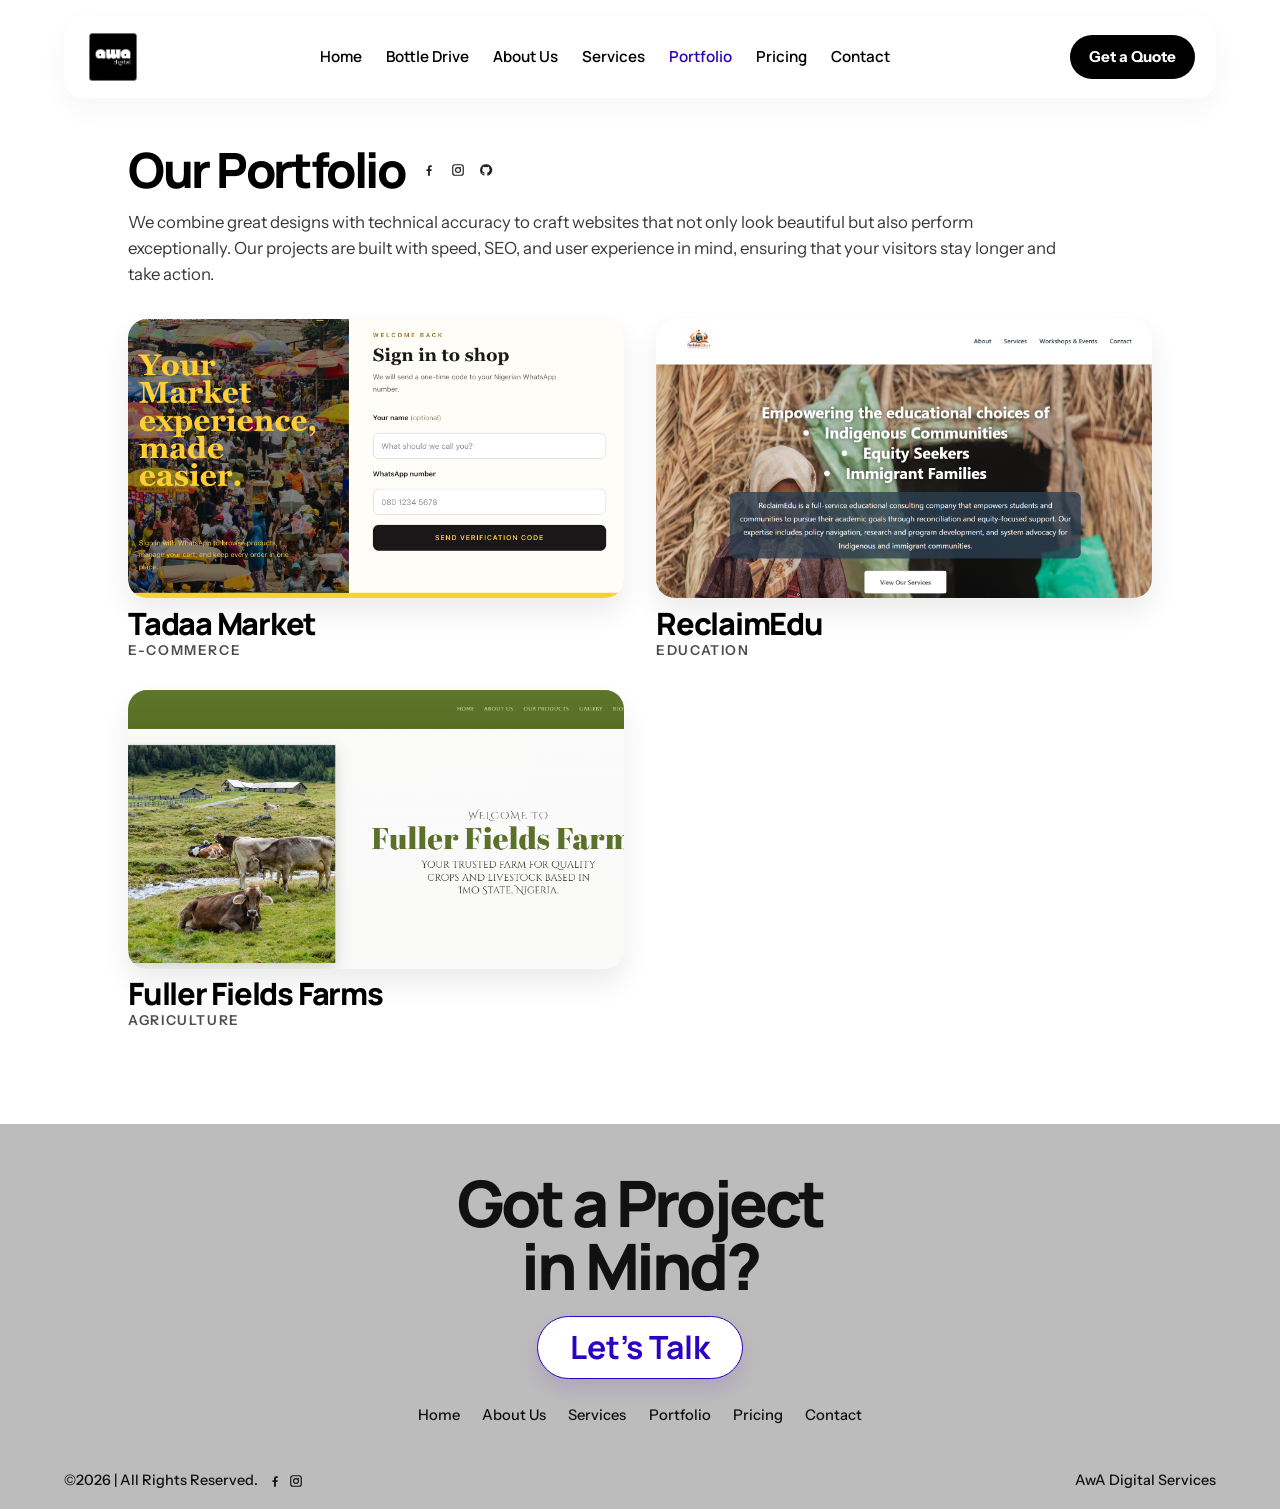
<file: portfolio.html>
<!DOCTYPE html>
<html lang="en">
<head>
	<meta charset="UTF-8">
	<meta name="viewport" content="width=device-width, initial-scale=1.0">
	<meta name="description" content="AWA Digital portfolio showcasing modern websites and digital case studies.">
	<title>awadigital | Portfolio</title>
    <link rel="icon" type="image/png" href="./assets/adlogo_removebg.png">
	<link rel="preconnect" href="https://fonts.googleapis.com">
	<link rel="preconnect" href="https://fonts.gstatic.com" crossorigin>
	<link href="https://fonts.googleapis.com/css2?family=Instrument+Sans:wght@400;500;600;700&family=Manrope:wght@400;500;600;700;800&display=swap" rel="stylesheet">
	<link rel="stylesheet" href="css/style.css">
	<link rel="stylesheet" href="css/portfolio.css">
</head>
<body>
	<header class="site-header" data-header>
		<div class="site-header__inner container">
			<a class="brand" href="index.html#home" aria-label="AWA Digital home">
				<img class="brand__logo" src="assets/adlogo_removebg.png" alt="AWA Digital">
			</a>

			<button class="nav-toggle" type="button" aria-expanded="false" aria-controls="site-nav" data-nav-toggle>
				<span class="nav-toggle__line"></span>
				<span class="nav-toggle__line"></span>
				<span class="nav-toggle__line"></span>
				<span class="sr-only">Toggle navigation</span>
			</button>

			<nav class="site-nav" id="site-nav" aria-label="Primary" data-nav>
				<ul class="site-nav__list">
					<li><a class="site-nav__link" href="index.html#home">Home</a></li>
					<li><a class="site-nav__link" href="bottledrive.html">Bottle Drive</a></li>
					<li><a class="site-nav__link" href="index.html#about">About Us</a></li>
					<li><a class="site-nav__link" href="index.html#services">Services</a></li>
					<li><a class="site-nav__link is-current" href="portfolio.html" aria-current="page">Portfolio</a></li>
					<li><a class="site-nav__link" href="index.html#pricing">Pricing</a></li>
					<li><a class="site-nav__link" href="index.html#contact">Contact</a></li>
				</ul>
			</nav>

			<a class="header-cta" href="index.html#contact">Get a Quote</a>
		</div>
	</header>

	<main class="portfolio-page">
		<section class="portfolio-hero container">
			<div class="portfolio-hero__head">
				<div class="portfolio-hero__title-row">
					<h1 class="portfolio-hero__title">Our Portfolio</h1>
					<div class="portfolio-socials" aria-label="Portfolio social links">
						<a 
						target="_blank"
						rel="noreferrer noopener"
						href="https://www.facebook.com/profile.php?id=61590478719469" 
						class="portfolio-social" aria-label="Facebook">
							<svg viewBox="0 0 24 24" width="14" height="14" aria-hidden="true"><path fill="currentColor" d="M13.5 22v-8.2h2.76l.42-3.2H13.5V8.55c0-.93.26-1.56 1.6-1.56h1.7V4.1c-.29-.04-1.28-.1-2.43-.1-2.4 0-4.04 1.46-4.04 4.14V10.6H7.6v3.2h2.73V22h3.17Z"/></svg>
						</a>
						<a href="https://www.instagram.com/awadigitalca/" target="_blank" rel="noreferrer noopener" class="portfolio-social" aria-label="Instagram">
							<svg viewBox="0 0 24 24" width="14" height="14" aria-hidden="true"><path fill="currentColor" d="M7 2h10a5 5 0 0 1 5 5v10a5 5 0 0 1-5 5H7a5 5 0 0 1-5-5V7a5 5 0 0 1 5-5Zm0 2a3 3 0 0 0-3 3v10a3 3 0 0 0 3 3h10a3 3 0 0 0 3-3V7a3 3 0 0 0-3-3H7Zm5 2.8A5.2 5.2 0 1 1 6.8 12 5.2 5.2 0 0 1 12 6.8Zm0 2A3.2 3.2 0 1 0 15.2 12 3.2 3.2 0 0 0 12 8.8Zm5.3-.95a1.15 1.15 0 1 1-1.15-1.15 1.15 1.15 0 0 1 1.15 1.15Z"/></svg>
						</a>
						<a href="#" class="portfolio-social" aria-label="GitHub">
							<svg viewBox="0 0 24 24" width="14" height="14" aria-hidden="true"><path fill="currentColor" d="M12 2a10 10 0 0 0-3.16 19.5c.5.09.68-.22.68-.48v-1.66c-2.77.6-3.36-1.16-3.36-1.16a2.64 2.64 0 0 0-1.11-1.46c-.91-.62.07-.61.07-.61a2.1 2.1 0 0 1 1.53 1 2.13 2.13 0 0 0 2.9.83 2.13 2.13 0 0 1 .64-1.33c-2.22-.25-4.56-1.11-4.56-4.93a3.85 3.85 0 0 1 1-2.67 3.57 3.57 0 0 1 .1-2.64s.83-.27 2.72 1a9.4 9.4 0 0 1 4.94 0c1.9-1.3 2.72-1 2.72-1a3.57 3.57 0 0 1 .1 2.64 3.85 3.85 0 0 1 1 2.67c0 3.83-2.34 4.68-4.57 4.92a2.4 2.4 0 0 1 .68 1.86v2.75c0 .26.18.57.69.48A10 10 0 0 0 12 2Z"/></svg>
						</a>
					</div>
				</div>
				<p class="portfolio-hero__intro">We combine great designs with technical accuracy to craft websites that 
					not only look beautiful but also perform exceptionally. 
					Our projects are built with speed, SEO, and user experience 
					in mind, ensuring that your visitors stay longer and take action.</p>
			</div>

			<div class="portfolio-grid">
					<article class="portfolio-card">
					<a class="portfolio-card__link" href="portfolio-projects/tadaamarket.html" aria-label="View tadaamarket project">
						<img class="portfolio-card__image" src="assets/portfolio/tadaamarket.png" alt="Tadaamarket project preview">
					</a>
					<div class="portfolio-card__body">
						<h2 class="portfolio-card__title">Tadaa Market</h2>
						<p class="portfolio-card__category">E-commerce</p>
					</div>
				</article>

				<article class="portfolio-card">
					<a class="portfolio-card__link" href="portfolio-projects/reclaimedu.html" aria-label="View ReclaimEdu project">
						<img class="portfolio-card__image" src="assets/portfolio/reclaimedu.png" alt="ReclaimEdu project preview">
					</a>
					<div class="portfolio-card__body">
						<h2 class="portfolio-card__title">ReclaimEdu</h2>
						<p class="portfolio-card__category">Education</p>
					</div>
				</article>

				<article class="portfolio-card">
					<a class="portfolio-card__link" href="portfolio-projects/fullerfieldsfarm.html" aria-label="View Fuller Fields Farms project">
						<img class="portfolio-card__image" src="assets/portfolio/fullerfieldfarms.png" alt="Fuller Fields Farms project preview">
					</a>
					<div class="portfolio-card__body">
						<h2 class="portfolio-card__title">Fuller Fields Farms</h2>
						<p class="portfolio-card__category">Agriculture</p>
					</div>
				</article>
			</div>
		</section>
	</main>

	<footer class="site-footer" aria-label="Footer">
		<div class="site-footer__cta container">
			<h2 class="site-footer__title">Got a Project<br>in Mind?</h2>
			<a class="site-footer__button" href="#contact">Let’s Talk</a>
			<nav class="site-footer__nav" aria-label="Footer navigation">
				<a href="#home">Home</a>
				<a href="#about">About Us</a>
				<a href="#services">Services</a>
				<a href="portfolio.html">Portfolio</a>
				<a href="#pricing">Pricing</a>
				<a href="#contact">Contact</a>
			</nav>
		</div>
		<div class="site-footer__bar container">
			<p>
				©2026 | All Rights Reserved.
				<span class="site-footer__socials" aria-label="Social links">
					<a href="https://www.facebook.com/profile.php?id=61590478719469" target="_blank" rel="noopener noreferrer" aria-label="Facebook">
						<svg viewBox="0 0 24 24" width="14" height="14" aria-hidden="true"><path fill="currentColor" d="M13.5 22v-8.2h2.76l.42-3.2H13.5V8.55c0-.93.26-1.56 1.6-1.56h1.7V4.1c-.29-.04-1.28-.1-2.43-.1-2.4 0-4.04 1.46-4.04 4.14V10.6H7.6v3.2h2.73V22h3.17Z"/></svg>
					</a>
					<a href="https://www.instagram.com/awadigitalca/" target="_blank" rel="noopener noreferrer" aria-label="Instagram">
						<svg viewBox="0 0 24 24" width="14" height="14" aria-hidden="true"><path fill="currentColor" d="M7 2h10a5 5 0 0 1 5 5v10a5 5 0 0 1-5 5H7a5 5 0 0 1-5-5V7a5 5 0 0 1 5-5Zm0 2a3 3 0 0 0-3 3v10a3 3 0 0 0 3 3h10a3 3 0 0 0 3-3V7a3 3 0 0 0-3-3H7Zm5 2.8A5.2 5.2 0 1 1 6.8 12 5.2 5.2 0 0 1 12 6.8Zm0 2A3.2 3.2 0 1 0 15.2 12 3.2 3.2 0 0 0 12 8.8Zm5.3-.95a1.15 1.15 0 1 1-1.15-1.15 1.15 1.15 0 0 1 1.15 1.15Z"/></svg>
					</a>
				</span>
			</p>
			<p>AwA Digital Services</p>
		</div>
	</footer>
	<script src="js/main.js"></script>
</body>
</html>
</file>
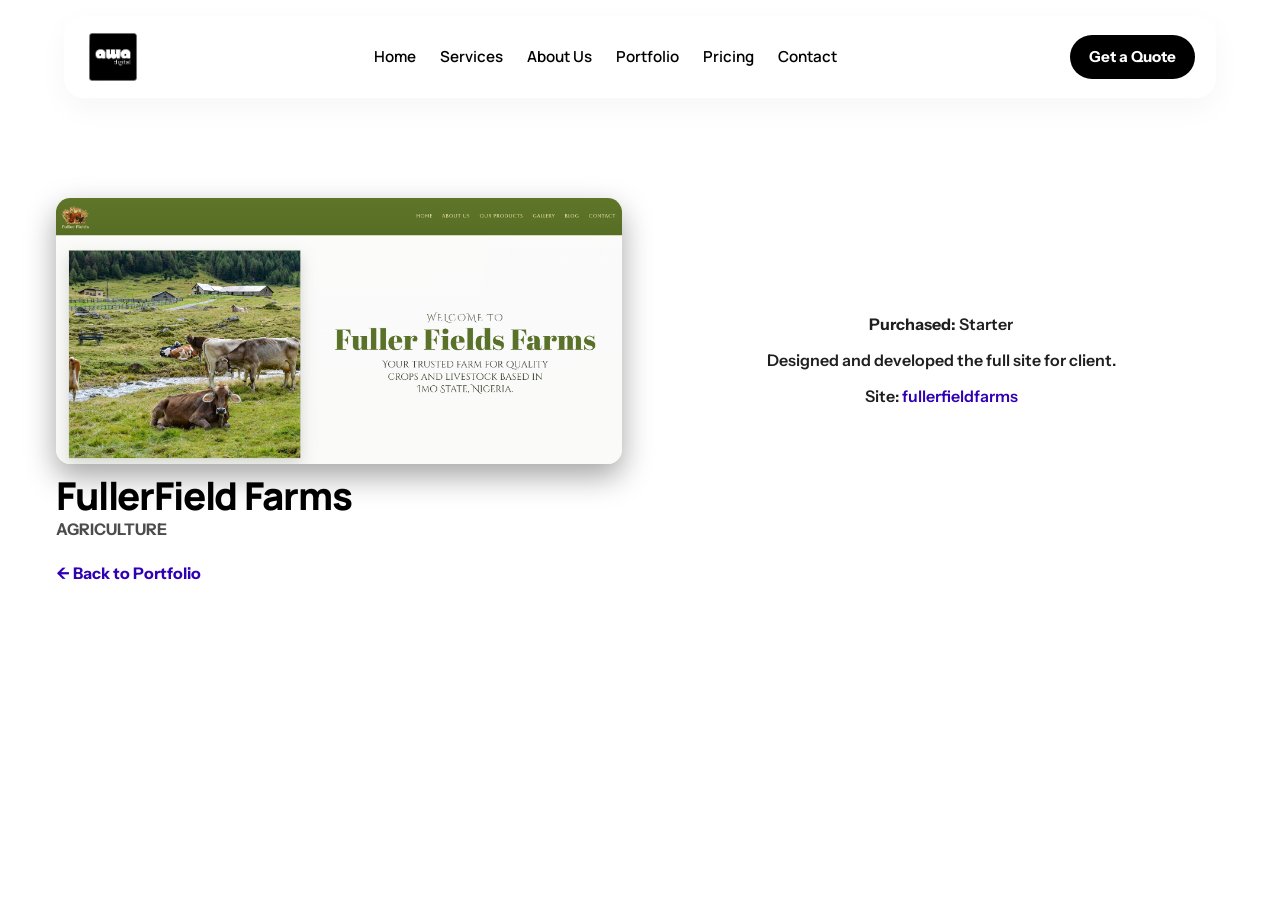
<file: portfolio-projects/fullerfieldsfarm.html>
<!DOCTYPE html>
<html lang="en">
<head>
    <meta charset="UTF-8">
    <meta name="viewport" content="width=device-width, initial-scale=1.0">
    <title>ReclaimEdu</title>
    <link rel="icon" type="image/png" href="/assets/adlogo_removebg.png">
    <link rel="preconnect" href="https://fonts.googleapis.com">
    <link rel="preconnect" href="https://fonts.gstatic.com" crossorigin>
    <link href="https://fonts.googleapis.com/css2?family=Instrument+Sans:wght@400;500;600;700&family=Manrope:wght@400;500;600;700;800&display=swap" rel="stylesheet">
    <link rel="stylesheet" href="../css/style.css">
    <link rel="stylesheet" href="../css/portfolio.css">
</head>
<body>
    <header class="site-header" data-header>
        <div class="site-header__inner container">
            <a class="brand" href="../index.html#home" aria-label="AWA Digital home">
                <img class="brand__logo" src="../assets/adlogo_removebg.png" alt="AWA Digital">
            </a>

            <button class="nav-toggle" type="button" aria-expanded="false" aria-controls="site-nav" data-nav-toggle>
                <span class="nav-toggle__line"></span>
                <span class="nav-toggle__line"></span>
                <span class="nav-toggle__line"></span>
                <span class="sr-only">Toggle navigation</span>
            </button>

            <nav class="site-nav" id="site-nav" aria-label="Primary" data-nav>
                <ul class="site-nav__list">
                    <li><a class="site-nav__link" href="../index.html#home">Home</a></li>
                    <li><a class="site-nav__link" href="../index.html#services">Services</a></li>
                    <li><a class="site-nav__link" href="../index.html#about">About Us</a></li>
                    <li><a class="site-nav__link" href="../portfolio.html">Portfolio</a></li>
                    <li><a class="site-nav__link" href="../index.html#pricing">Pricing</a></li>
                    <li><a class="site-nav__link" href="../index.html#contact">Contact</a></li>
                </ul>
            </nav>

            <a class="header-cta" href="../index.html#contact">Get a Quote</a>
        </div>
    </header>
    <main class="project-detail-page">
        <div class="project-shell">
            <div class="project-card container">
                <div class="project-grid">
                    <div class="project-media">
                        <img src="../assets/portfolio/fullerfieldfarms.png" alt="fullerfieldfarms preview">
                        <h1 class="project-title">FullerField Farms</h1>
                        <div class="project-category">AGRICULTURE</div>
                    </div>

                    <aside class="project-info">
                        <p class="project-meta"><strong>Purchased:</strong> Starter</p>
                        <p class="project-meta">Designed and developed the full site for client.</p>
                        <p class="project-meta">Site: 
                            <a href="https://callmeteddyfx.github.io/fullerfieldsfarms/"
                            target="_blank"
                            rel="noopener noreferrer"
                            >fullerfieldfarms</a></p>
                    </aside>
                </div>

                <a href="../portfolio.html" class="back-link">← Back to Portfolio</a>
            </div>
        </div>
    </main>

    <script src="../js/main.js"></script>
</body>
</html>
</file>
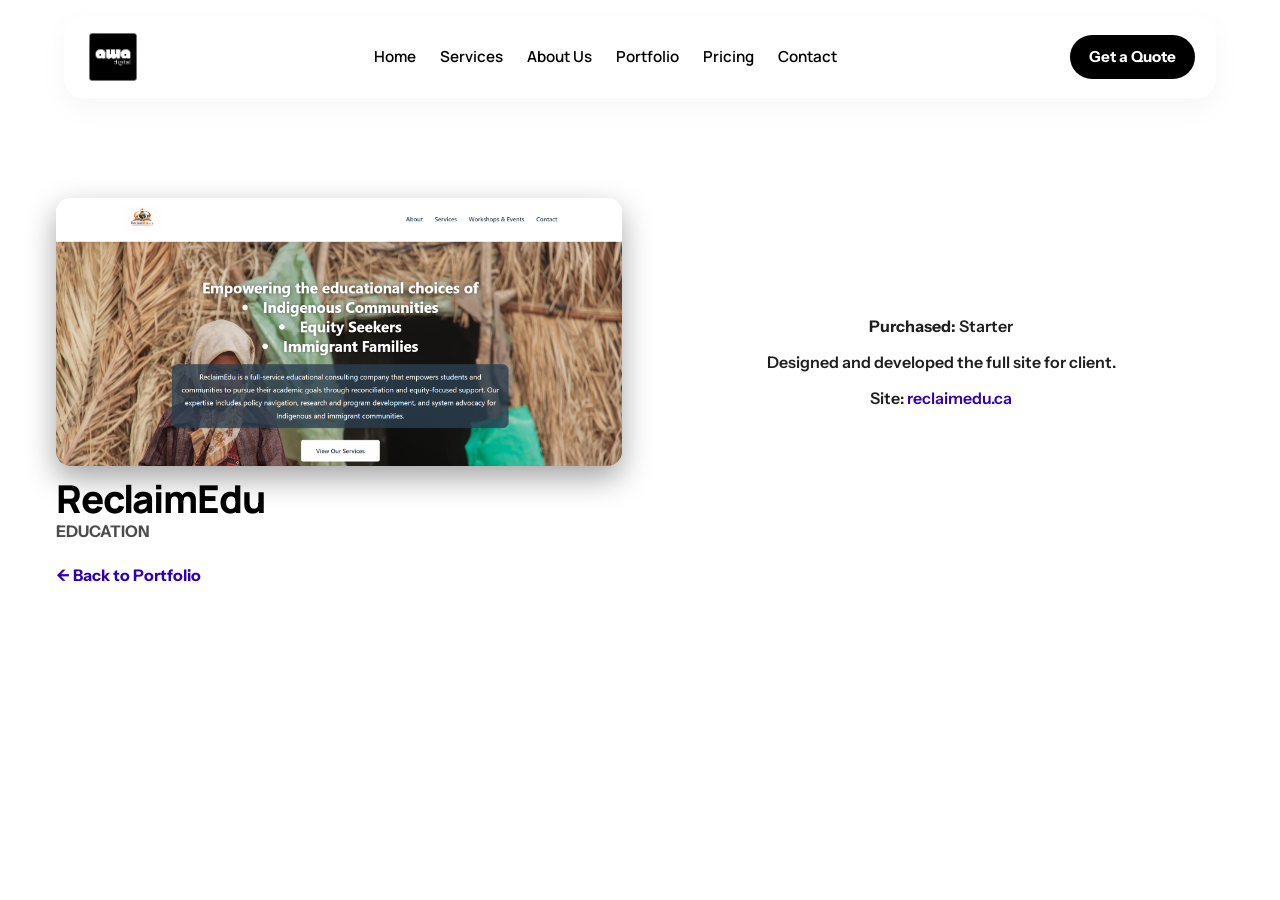
<file: portfolio-projects/reclaimedu.html>
<!DOCTYPE html>
<html lang="en">
<head>
    <meta charset="UTF-8">
    <meta name="viewport" content="width=device-width, initial-scale=1.0">
    <title>ReclaimEdu</title>
    <link rel="icon" type="image/png" href="/assets/adlogo_removebg.png">
    <link rel="preconnect" href="https://fonts.googleapis.com">
    <link rel="preconnect" href="https://fonts.gstatic.com" crossorigin>
    <link href="https://fonts.googleapis.com/css2?family=Instrument+Sans:wght@400;500;600;700&family=Manrope:wght@400;500;600;700;800&display=swap" rel="stylesheet">
    <link rel="stylesheet" href="../css/style.css">
    <link rel="stylesheet" href="../css/portfolio.css">
</head>
<body>
    <header class="site-header" data-header>
        <div class="site-header__inner container">
            <a class="brand" href="../index.html#home" aria-label="AWA Digital home">
                <img class="brand__logo" src="../assets/adlogo_removebg.png" alt="AWA Digital">
            </a>

            <button class="nav-toggle" type="button" aria-expanded="false" aria-controls="site-nav" data-nav-toggle>
                <span class="nav-toggle__line"></span>
                <span class="nav-toggle__line"></span>
                <span class="nav-toggle__line"></span>
                <span class="sr-only">Toggle navigation</span>
            </button>

            <nav class="site-nav" id="site-nav" aria-label="Primary" data-nav>
                <ul class="site-nav__list">
                    <li><a class="site-nav__link" href="../index.html#home">Home</a></li>
                    <li><a class="site-nav__link" href="../index.html#services">Services</a></li>
                    <li><a class="site-nav__link" href="../index.html#about">About Us</a></li>
                    <li><a class="site-nav__link" href="../portfolio.html">Portfolio</a></li>
                    <li><a class="site-nav__link" href="../index.html#pricing">Pricing</a></li>
                    <li><a class="site-nav__link" href="../index.html#contact">Contact</a></li>
                </ul>
            </nav>

            <a class="header-cta" href="../index.html#contact">Get a Quote</a>
        </div>
    </header>
    <main class="project-detail-page">
        <div class="project-shell">
            <div class="project-card container">
                <div class="project-grid">
                    <div class="project-media">
                        <img src="../assets/portfolio/reclaimedu.png" alt="ReclaimEdu preview">
                        <h1 class="project-title">ReclaimEdu</h1>
                        <div class="project-category">EDUCATION</div>
                    </div>

                    <aside class="project-info">
                        <p class="project-meta"><strong>Purchased:</strong> Starter</p>
                        <p class="project-meta">Designed and developed the full site for client.</p>
                        <p class="project-meta">Site: 
                            <a href="https://reclaimedu.ca"
                            target="_blank"
                            rel="noopener noreferrer"
                            >reclaimedu.ca</a></p>
                    </aside>
                </div>

                <a href="../portfolio.html" class="back-link">← Back to Portfolio</a>
            </div>
        </div>
    </main>

    <script src="../js/main.js"></script>
</body>
</html>
</file>
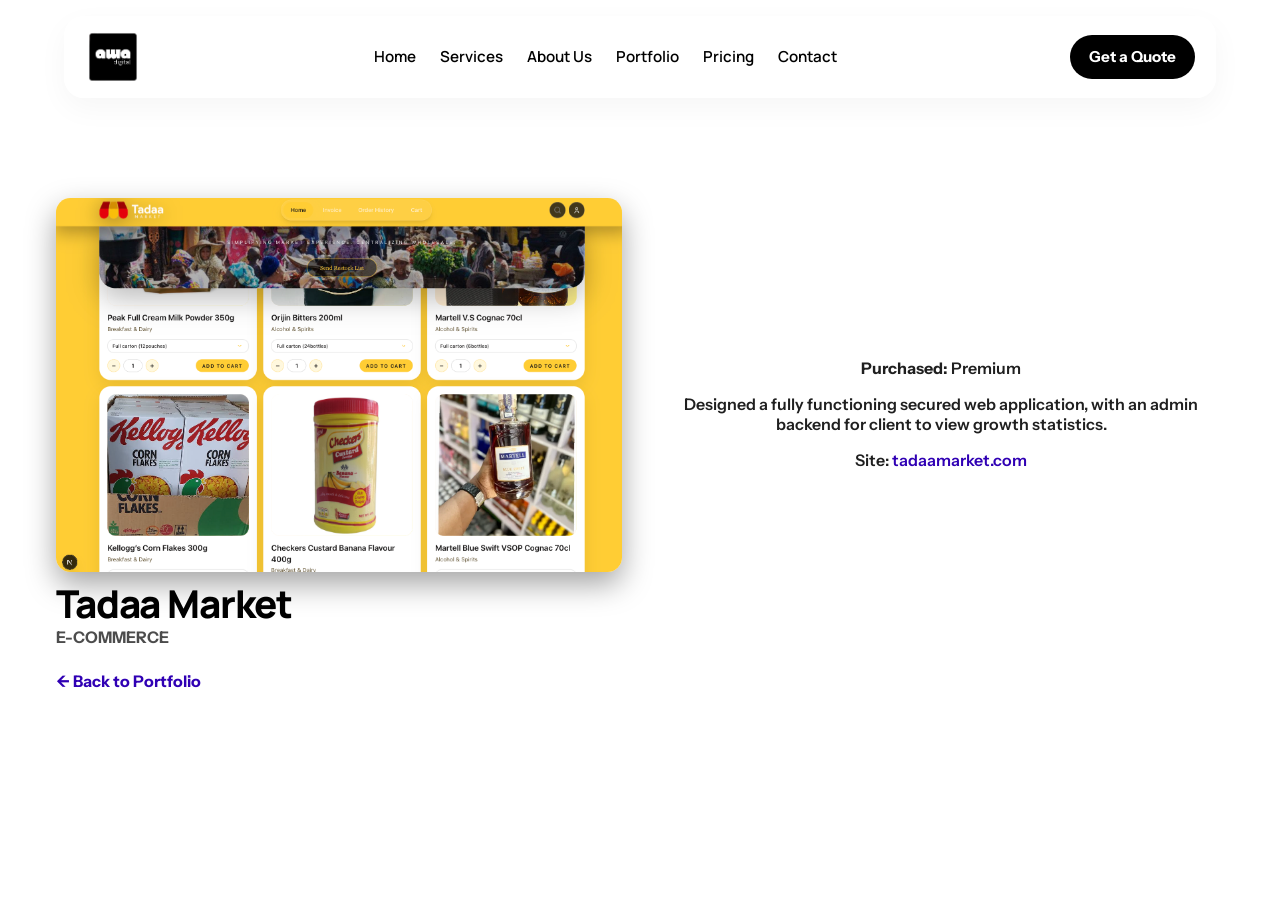
<file: portfolio-projects/tadaamarket.html>
<!DOCTYPE html>
<html lang="en">
<head>
    <meta charset="UTF-8">
    <meta name="viewport" content="width=device-width, initial-scale=1.0">
    <title>Tadaa Market</title>
    <link rel="icon" type="image/png" href="/assets/adlogo_removebg.png">
    <link rel="preconnect" href="https://fonts.googleapis.com">
    <link rel="preconnect" href="https://fonts.gstatic.com" crossorigin>
    <link href="https://fonts.googleapis.com/css2?family=Instrument+Sans:wght@400;500;600;700&family=Manrope:wght@400;500;600;700;800&display=swap" rel="stylesheet">
    <link rel="stylesheet" href="../css/style.css">
    <link rel="stylesheet" href="../css/portfolio.css">
</head>
<body>
    <header class="site-header" data-header>
        <div class="site-header__inner container">
            <a class="brand" href="../index.html#home" aria-label="AWA Digital home">
                <img class="brand__logo" src="../assets/adlogo_removebg.png" alt="AWA Digital">
            </a>

            <button class="nav-toggle" type="button" aria-expanded="false" aria-controls="site-nav" data-nav-toggle>
                <span class="nav-toggle__line"></span>
                <span class="nav-toggle__line"></span>
                <span class="nav-toggle__line"></span>
                <span class="sr-only">Toggle navigation</span>
            </button>

            <nav class="site-nav" id="site-nav" aria-label="Primary" data-nav>
                <ul class="site-nav__list">
                    <li><a class="site-nav__link" href="../index.html#home">Home</a></li>
                    <li><a class="site-nav__link" href="../index.html#services">Services</a></li>
                    <li><a class="site-nav__link" href="../index.html#about">About Us</a></li>
                    <li><a class="site-nav__link" href="../portfolio.html">Portfolio</a></li>
                    <li><a class="site-nav__link" href="../index.html#pricing">Pricing</a></li>
                    <li><a class="site-nav__link" href="../index.html#contact">Contact</a></li>
                </ul>
            </nav>

            <a class="header-cta" href="../index.html#contact">Get a Quote</a>
        </div>
    </header>
    <main class="project-detail-page">
        <div class="project-shell">
            <div class="project-card container">
                <div class="project-grid">
                    <div class="project-media">
                        <img src="../assets/portfolio/tadaamarket1.png" alt="Tadaamarket preview">
                        <h1 class="project-title">Tadaa Market</h1>
                        <div class="project-category">E-commerce</div>
                    </div>

                    <aside class="project-info">
                        <p class="project-meta"><strong>Purchased:</strong> Premium</p>
                        <p class="project-meta">Designed a fully functioning secured web application, with an admin backend for client to view growth statistics.</p>
                        <p class="project-meta">Site: 
                            <a href="https://tadaamarket.com"
                            target="_blank"
                            rel="noopener noreferrer"
                            >tadaamarket.com</a></p>
                    </aside>
                </div>

                <a href="../portfolio.html" class="back-link">← Back to Portfolio</a>
            </div>
        </div>
    </main>

    <script src="../js/main.js"></script>
</body>
</html>
</file>
<file: css/style.css>
:root {
  --header-offset: 96px;
  --color-accent: #3000b4;
  --color-black: #000000;
  --color-white: #ffffff;
  --color-text: rgba(0, 0, 0, 0.75);
  --color-surface: rgba(255, 255, 255, 0.78);
  --color-surface-strong: rgba(255, 255, 255, 0.92);
  --color-border: rgba(48, 0, 180, 0.16);
  --shadow-lg: 0 20px 60px rgba(0, 0, 0, 0.12);
  --space-1: 0.25rem;
  --space-2: 0.5rem;
  --space-3: 0.75rem;
  --space-4: 1rem;
  --space-5: 1.25rem;
  --space-6: 1.5rem;
  --space-8: 2rem;
  --space-10: 2.5rem;
  --space-12: 3rem;
  --space-16: 4rem;
  --space-20: 5rem;
  --radius-sm: 0.75rem;
  --radius-md: 1.1rem;
  --radius-lg: 1.6rem;
  --container: 72rem;
  --section-rad: 2rem;
}

* {
  box-sizing: border-box;
}

html {
  scroll-behavior: smooth;
  scrollbar-width: thin;
  scroll-padding-top: var(--header-offset);
}

body {
  margin: 0;
  font-family: "Instrument Sans", sans-serif;
  color: var(--color-text);
  background:
    linear-gradient(180deg, rgba(255, 255, 255, 0.68), rgba(255, 255, 255, 0.82)),
    radial-gradient(circle at top left, rgba(48, 0, 180, 0.08), transparent 36%),
    radial-gradient(circle at right 20%, rgba(0, 0, 0, 0.06), transparent 30%),
    url("../assets/IMG_6910.jpeg");
  background-color: var(--color-white);
  background-position: center top;
  background-repeat: no-repeat;
  background-size: cover;
}

img {
  display: block;
  max-width: 100%;
}

a {
  color: inherit;
  text-decoration: none;
}

button,
a {
  -webkit-tap-highlight-color: transparent;
}

.container {
  width: min(100% - 2rem, var(--container));
  margin-inline: auto;
}

.sr-only {
  position: absolute;
  width: 1px;
  height: 1px;
  padding: 0;
  margin: -1px;
  overflow: hidden;
  clip: rect(0, 0, 0, 0);
  white-space: nowrap;
  border: 0;
}

.site-header {
  position: sticky;
  top: 0;
  z-index: 20;
  padding-block: var(--space-4);
  background: none;
  transition: padding 200ms ease, background-color 200ms ease, backdrop-filter 200ms ease, box-shadow 200ms ease;
}

.site-header.is-scrolled {
  padding-block: var(--space-3);
}

.site-header.is-scrolled .site-header__inner {
  backdrop-filter: blur(18px);
  box-shadow: var(--shadow-lg);
  border-color: rgba(48, 0, 180, 0.12);
}

.site-header__inner {
  display: flex;
  align-items: center;
  justify-content: space-between;
  gap: var(--space-4);
  padding: var(--space-3) var(--space-4);
  border: 1px solid transparent;
  border-radius: 20px;
  background: rgba(255, 255, 255, 0.56);
  backdrop-filter: blur(12px);
  transition: background-color 200ms ease, border-color 200ms ease, box-shadow 200ms ease;
}

.brand {
  display: inline-flex;
  align-items: center;
  justify-content: center;
  flex-shrink: 0;
}

.brand__logo {
  width: auto;
  height: 3.5rem;
  object-fit: contain;
}

.site-nav {
  position: absolute;
  top: calc(100% + 0.75rem);
  left: 1rem;
  right: 1rem;
  padding: var(--space-4);
  border: 1px solid rgba(0, 0, 0, 0.08);
  border-radius: var(--radius-lg);
  background: rgba(255, 255, 255, 0.96);
  box-shadow: var(--shadow-lg);
  opacity: 0;
  visibility: hidden;
  transform: translateY(-0.5rem);
  transition: opacity 180ms ease, visibility 180ms ease, transform 180ms ease;
}

.site-nav.is-open {
  opacity: 1;
  visibility: visible;
  transform: translateY(0);
}

.site-nav__list {
  display: flex;
  flex-direction: column;
  gap: var(--space-3);
  list-style: none;
  padding: 0;
  margin: 0;
}

.site-nav__link {
  position: relative;
  display: inline-flex;
  align-items: center;
  width: fit-content;
  padding-block: 0.15rem;
  font: 600 0.95rem/1.2 "Manrope", sans-serif;
  color: var(--color-black);
  transition: color 180ms ease, transform 180ms ease;
}

.site-nav__link::after {
  content: "";
  position: absolute;
  left: 0;
  bottom: -0.1rem;
  width: 100%;
  height: 1px;
  background: var(--color-accent);
  transform: scaleX(0);
  transform-origin: left;
  transition: transform 180ms ease;
}

.site-nav__link:hover,
.site-nav__link:focus-visible {
  color: var(--color-accent);
}

.site-nav__link:hover::after,
.site-nav__link:focus-visible::after {
  transform: scaleX(1);
}

.header-cta {
  display: none;
  align-items: center;
  justify-content: center;
  min-height: 2.75rem;
  padding: 0.75rem 1.2rem;
  border-radius: 999px;
  background: var(--color-black);
  color: var(--color-white);
  font: 700 0.95rem/1 "Instrument Sans", sans-serif;
  transition: transform 180ms ease, background-color 180ms ease, box-shadow 180ms ease;
}

.header-cta:hover,
.header-cta:focus-visible,
.button:hover,
.button:focus-visible {
  transform: translateY(-1px);
}

.nav-toggle {
  display: inline-flex;
  flex-direction: column;
  justify-content: center;
  gap: 0.26rem;
  width: 2.75rem;
  height: 2.75rem;
  border: 0;
  border-radius: 999px;
  background: rgba(0, 0, 0, 0.06);
  cursor: pointer;
}

.nav-toggle__line {
  width: 1rem;
  height: 2px;
  margin-inline: auto;
  border-radius: 999px;
  background: var(--color-black);
  transition: transform 180ms ease, opacity 180ms ease;
}

.nav-toggle[aria-expanded="true"] .nav-toggle__line:nth-child(1) {
  transform: translateY(0.33rem) rotate(45deg);
}

.nav-toggle[aria-expanded="true"] .nav-toggle__line:nth-child(2) {
  opacity: 0;
}

.nav-toggle[aria-expanded="true"] .nav-toggle__line:nth-child(3) {
  transform: translateY(-0.33rem) rotate(-45deg);
}

.hero {
  position: relative;
  overflow: clip;
  min-height: 100dvh;
  display: grid;
  align-items: center;
}

.hero__inner {
  position: relative;
  z-index: 1;
  display: grid;
  justify-items: center;
  text-align: center;
  gap: var(--space-5);
  max-width: 48rem;
}

.hero__eyebrow {
  margin: 0;
  padding: 0.55rem 0.9rem;
  border: 1px solid rgba(48, 0, 180, 0.16);
  border-radius: 999px;
  background: rgba(255, 255, 255, 0.7);
  color: var(--color-accent);
  font: 700 0.82rem/1 "Manrope", sans-serif;
  letter-spacing: 0.08em;
  text-transform: uppercase;
}

.hero__title {
  margin: 0;
  max-width: 12ch;
  font: 800 clamp(2.6rem, 7vw, 5.5rem)/0.95 "Manrope", sans-serif;
  letter-spacing: -0.06em;
  color: var(--color-black);
}

.hero__text {
  margin: 0;
  margin-bottom: 1rem;
  max-width: 36rem;
  font-size: clamp(1rem, 2vw, 1.2rem);
  line-height: 1.7;
  color: var(--color-text);
}

.hero__actions {
  display: flex;
  flex-direction: column;
  gap: var(--space-3);
  width: 100%;
  align-items: stretch;
}

.button {
  display: inline-flex;
  align-items: center;
  justify-content: center;
  min-height: 3.25rem;
  padding: 0.85rem 1.35rem;
  border-radius: 20px;
  border: 1px solid transparent;
  font: 700 1rem/1 "Manrope", sans-serif;
  transition: transform 180ms ease, box-shadow 180ms ease, background-color 180ms ease, color 180ms ease, border-color 180ms ease;
}

.button--primary {
  background: var(--color-accent);
  color: var(--color-white);
  box-shadow: 0 14px 30px rgba(48, 0, 180, 0.28);
}

.button--ghost {
  border-color: rgba(0, 0, 0, 0.14);
  background: rgba(255, 255, 255, 0.72);
  color: var(--color-black);
}

.button--ghost:hover,
.button--ghost:focus-visible {
  border-color: rgba(48, 0, 180, 0.22);
  box-shadow: 0 1px 30px rgba(48, 0, 180, 0.28);
}

.hero__backdrop,
.hero__glow {
  position: absolute;
  inset: 0;
  pointer-events: none;
}

.hero__backdrop {
  background-image: none;
  background-position: center center;
  background-repeat: no-repeat;
  background-size: cover;
  filter: saturate(0.88) contrast(0.98);
}

.hero__backdrop::after {
  content: "";
  position: absolute;
  inset: 0;
  background: radial-gradient(circle at 50% 38%, rgba(255, 255, 255, 0.18), transparent 42%);
}

.hero__glow {
  width: 32rem;
  height: 32rem;
  border-radius: 50%;
  filter: blur(16px);
  opacity: 0.3;
}

.hero__glow--left {
  top: -8rem;
  left: -12rem;
  background: radial-gradient(circle, rgba(48, 0, 180, 0.16), transparent 68%);
}

.hero__glow--right {
  right: -12rem;
  bottom: -10rem;
  background: radial-gradient(circle, rgba(0, 0, 0, 0.08), transparent 68%);
}

.section-shell {
  position: relative;
  z-index: 1;
  padding: 0 0 1rem;
}

.about__card {
  background: #ffffff;
  border-radius: var(--section-rad);
  padding: clamp(1rem, 3vw, 2rem);
  box-shadow: 0 18px 45px rgba(0, 0, 0, 0.08);
}

.about__header {
  display: grid;
  justify-items: center;
  gap: 0.85rem;
  padding-top: 0.5rem;
  text-align: center;
}

.section-kicker {
  margin: 0;
  font: 600 0.95rem/1.2 "Instrument Sans", sans-serif;
  color: var(--color-black);
}

.section-title {
  margin: 0;
  color: var(--color-black);
  font-family: "Manrope", sans-serif;
  font-weight: 800;
  letter-spacing: -0.04em;
}

.section-title--center {
  font-size: clamp(2rem, 4.2vw, 3.35rem);
  line-height: 1.05;
}

.about__grid {
  display: grid;
  gap: 1.7rem;
  align-items: start;
  margin-top: 1.25rem;
}

.about__label-wrap {
  min-height: 100%;
  display: flex;
  align-items: center;
}

.about__label {
  min-width: 100%;
  margin: 0;
  color: var(--color-accent);
  font-family: "Manrope", sans-serif;
  font-size: clamp(1.2rem, 2vw, 1.7rem);
  font-weight: 800;
  line-height: 1.1;
  text-align: center;
}

.about__content {
  display: grid;
  gap: 0.9rem;
  color: rgba(0, 0, 0, 0.82);
  font-size: 1rem;
  line-height: 1.6;
}

.about__content p {
  margin: 0;
  text-align: justify;
}

.about__review {
  display: flex;
  justify-content: flex-end;
  margin-top: 0.5rem;
  padding: 1rem 1.2rem;
  background: #d9d9d9;
}

.about__review-text {
  color: rgba(0, 0, 0, 0.9);
  font: 700 0.95rem/1 "Instrument Sans", sans-serif;
}

.team-intro {
  margin-top: 1.8rem;
}

.team-intro__title {
  margin: 0;
  color: var(--color-black);
  font-family: "Manrope", sans-serif;
  font-size: 1.5rem;
  line-height: 1;
}

.team-intro__subtitle {
  margin: 0.15rem 0 0;
  color: rgba(0, 0, 0, 0.62);
  font-family: "Manrope", sans-serif;
  font-size: clamp(1rem, 1.9vw, 1.45rem);
  line-height: 1.1;
}

.team-profile-img{
    cursor: pointer;
    aspect-ratio: 1-1;
    border-radius: 10px;
    border: var(--color-accent) solid 0.05rem;
}

.team-profile-img:hover{
    box-shadow: 0 1px 10px rgba(92, 91, 91, 0.451);
    transform: scale(1.02);
    transition: all ease 300ms;
}

.team-social{
    margin-top: 0.5rem;
}

.team-social:hover{
    color:var(--color-accent);
    transform: scale(1.02);
    transition: all ease 200ms;
}




@media (min-width: 48rem) {
  .site-header__inner {
    padding-inline: var(--space-5);
  }

  .hero__actions {
    flex-direction: row;
    justify-content: center;
    width: auto;
  }

  .about__grid {
    grid-template-columns: minmax(10rem, 0.9fr) minmax(0, 1.7fr);
    gap: 2rem;
  }

  .about__label-wrap {
    justify-content: center;
    padding-top: 1.2rem;
  }

  .about__label {
    text-align: center;
  }

  .about__content {
    max-width: 34rem;
    margin-inline-start: auto;
  }

  .about__review {
    max-width: 26rem;
    margin-left: auto;
  }
}

@media (min-width: 64rem) {
  .site-header__inner {
    gap: var(--space-8);
  }

  .nav-toggle {
    display: none;
  }

  .site-nav {
    position: static;
    padding: 0;
    border: 0;
    background: transparent;
    box-shadow: none;
    opacity: 1;
    visibility: visible;
    transform: none;
  }

  .site-nav__list {
    flex-direction: row;
    align-items: center;
    gap: var(--space-6);
  }

  .header-cta {
    display: inline-flex;
  }

  .hero {
    min-height: clamp(40rem, 84svh, 58rem);
  }

  .about__card {
    padding: 1.3rem 1.5rem 2rem;
  }

  .about__grid {
    gap: 2.5rem;
    margin-top: 1rem;
  }

  .section-shell {
    padding-bottom: 4rem;
  }
}

/* Team grid / card styles */
.team-grid {
  display: grid;
  place-items: center;
  padding: 2.25rem 0 1rem;
}

.team-card {
  display: grid;
  gap: 0.2rem;
  justify-items: center;
  max-width: 36rem;
}

.team-avatar {
  width: 10rem;
  height: 10rem;
  background: #e4e4e4;
  border-radius: 1rem;
}

.team-socials {
  display: flex;
  gap: 1rem;
  color: rgba(0,0,0,0.6);
}

.team-social { color: inherit; display:inline-flex; text-decoration:none; }

.team-name {
  margin: 0;
  font-family: "Manrope", sans-serif;
  font-size: clamp(1.25rem, 2.6vw, 1.6rem);
  font-weight: 800;
}

.team-role {
  margin: 0;
  font-size: 0.85rem;
  color: rgba(0,0,0,0.6);
}

.about__portfolio-cta {
  margin-top: 1.75rem;
  display: flex;
  justify-content: flex-start;
}

.about__portfolio-link {
  min-width: 100%;
  text-align: center;
  color: var(--color-white);
  font: 700 1.5rem/1.2 "Instrument Sans", sans-serif;
  text-decoration: underline;
  text-underline-offset: 0.18em;
  transition: opacity 180ms ease, transform 180ms ease;
}

.about__portfolio-link:hover,
.about__portfolio-link:focus-visible {
  opacity: 0.8;
  transform: translateY(-1px);
  transition: all ease 300ms;
}

.featured-projects {
  cursor: pointer;
  margin-top: 2rem;
  background: var(--color-accent);
  padding: 1rem;
  border-radius: var(--radius-lg);
}

.featured-projects__header {
  text-align: center;
  margin-bottom: 1rem;
}

.featured-projects__title {
  margin: 0;
  color: var(--color-white);
  font-family: "Manrope", sans-serif;
  font-size: clamp(1.4rem, 2.8vw, 2rem);
  font-weight: 800;
  letter-spacing: -0.04em;
}

.featured-projects__subtitle {
  margin: 0.35rem auto 0;
  max-width: 42rem;
  color: var(--color-white);
  line-height: 1.5;
}

.featured-projects__track {
  display: flex;
  gap: 1rem;
  overflow-x: auto;
  padding: 0.25rem 0 0.75rem;
  scroll-snap-type: x mandatory;
  scrollbar-width: thin;
  scrollbar-color: rgba(48, 0, 180, 0.45) transparent;
}

.featured-projects__carousel {
  position: relative;
}

.featured-projects__track::-webkit-scrollbar {
  height: 0.55rem;
}

.featured-projects__track::-webkit-scrollbar-thumb {
  background: rgba(48, 0, 180, 0.45);
  border-radius: 999px;
}

.featured-projects__card {
  flex: 0 0 min(18rem, 84vw);
  scroll-snap-align: start;
  background: #ffffff;
  border-radius: 1.1rem;
  box-shadow: 0 14px 34px rgba(0, 0, 0, 0.08);
  overflow: hidden;
}
.featured-projects__card:hover{
  transform: scale(1.03);
  box-shadow: 0 1px 10px rgba(92, 91, 91, 0.451);
  transition: all 200ms ease;
}

.featured-projects__link {
  display: block;
  background: #f1f1f1;
}

.featured-projects__link img {
  display: block;
  width: 100%;
  height: 12rem;
  object-fit: cover;
}

.featured-projects__body {
  padding: 0.9rem 1rem 1rem;
}

.featured-projects__name {
  margin: 0;
  color: var(--color-black);
  font-family: "Manrope", sans-serif;
  font-size: 1.15rem;
  font-weight: 800;
  letter-spacing: -0.03em;
}

.featured-projects__name:hover{
  color: var(--color-accent);
  transition: all 250ms ease;
}

.featured-projects__category {
  margin: 0.2rem 0 0;
  color: rgba(0, 0, 0, 0.68);
  font-size: 0.95rem;
}

.featured-projects__arrow {
  position: absolute;
  top: 50%;
  z-index: 2;
  display: none;
  align-items: center;
  justify-content: center;
  width: 2.5rem;
  height: 2.5rem;
  border: 1px solid rgba(48, 0, 180, 0.18);
  border-radius: 999px;
  background: rgba(255, 255, 255, 0.96);
  color: var(--color-accent);
  box-shadow: 0 10px 24px rgba(0, 0, 0, 0.12);
  transform: translateY(-50%);
  cursor: pointer;
}

.featured-projects__arrow span {
  font-size: 1.8rem;
  line-height: 1;
  margin-top: -0.1rem;
}

.featured-projects__arrow--left {
  left: -0.75rem;
}

.featured-projects__arrow--right {
  right: -0.75rem;
}

@media (min-width: 48rem) {
  .featured-projects__card {
    flex-basis: calc(33.333% - 0.75rem);
  }
}

@media (max-width: 47.999rem) {
  .featured-projects__arrow {
    display: inline-flex;
  }

  .featured-projects__track {
    padding-inline: 2.9rem;
  }
}

@media (min-width: 64rem) {
  .featured-projects {
    margin-top: 2.5rem;
  }

  .featured-projects__track {
    overflow-x: visible;
  }
}

@media (min-width: 48rem) {
  .team-grid { padding-top: 3rem; }
  .team-avatar { width: 12rem; height: 12rem; }
}

@media (max-width: 63.999rem) {
  .site-header__inner {
    position: relative;
  }
}

/* Services styles (cards grid) */
.services__header .section-title{
    font-size: clamp(2rem, 4.2vw, 3.35rem);
}


.services__inner { padding-block: 2rem; }
.services__header { text-align: center; margin-bottom: 1.25rem; }
.section-subtitle { margin: 0.5rem 0 2rem; color: rgba(0,0,0,0.6); font-weight: 700;}

.services__grid {
  display: grid;
  grid-template-columns: 1fr;
  gap: 1.25rem;
  justify-items: center;
}

.service-card {
  cursor: pointer;
  background: var(--color-accent);
  color: var(--color-white);
  width: min(24rem, 94%);
  border-radius: 1.25rem;
  padding: 1.6rem 1.4rem;
  transition: transform 180ms ease, box-shadow 180ms ease, background-color 180ms ease, color 180ms ease, border-color 180ms ease;
}

.service-card:hover{
  transform: translate(-0.2rem, -0.2rem);
  border-color: rgba(48, 0, 180, 0.22);
  box-shadow: 0 18px 30px rgba(48, 0, 180, 0.518);
}

.service-card__title { margin: 0 0 0.8rem; font-family: "Manrope", sans-serif; font-weight: 800; font-size: 1.7rem;}
.service-list { margin: 0; padding-left: 1rem; list-style: disc; }
.service-list li { margin: 0.4rem 0; color: rgba(255,255,255,0.95); font-size: 0.95rem; line-height: 1.5; }
.service-sep { border: none; height: 1px; background: rgba(255,255,255,0.12); margin: 1rem 0; }
.service-list--secondary { padding-left: 1rem; list-style: disc; }

@media (min-width: 48rem) {
  .services__grid { grid-template-columns: repeat(3, 1fr); gap: 2rem; }
  .service-card { width: 100%; padding: 2rem; }
}

.process {
  margin-top: clamp(2.5rem, 6vw, 5rem);
  background-color: var(--color-white);
  padding: 2rem;
  border-radius: var(--section-rad);
}

.process__title {
  margin: 0;
  text-align: center;
  color: var(--color-black);
  font: 800 clamp(2rem, 4vw, 3.2rem)/1 "Manrope", sans-serif;
  letter-spacing: -0.04em;
}

.process__grid {
  display: grid;
  gap: 1.8rem;
  margin-top: 2rem;
}

.process-item {
  display: flex;
  align-items: center;
  gap: 0.95rem;
}

.process-item__num {
  flex-shrink: 0;
  display: inline-flex;
  align-items: center;
  justify-content: center;
  width: 3.3rem;
  height: 3.3rem;
  border-radius: 50%;
  background: var(--color-accent);
  color: var(--color-white);
  font: 800 2rem/1 "Manrope", sans-serif;
}

.process-item__body {
  max-width: 17rem;
}

.process-item__title {
  margin: 0;
  color: var(--color-black);
  font: 800 1.7rem "Manrope", sans-serif !important;
  letter-spacing: -0.03em;
}

.process-item__text {
  margin: 0.35rem 0 0;
  color: rgba(0, 0, 0, 0.85);
  font: 500 0.95rem "Instrument Sans", sans-serif;
  max-width: 12.5rem;
}

@media (min-width: 48rem) {
  .process__grid {
    grid-template-columns: repeat(2, minmax(0, 1fr));
    column-gap: clamp(2.5rem, 6vw, 7rem);
    row-gap: clamp(2rem, 4.5vw, 4rem);
    justify-items: center;
    margin-top: 2.7rem;
  }

  .process-item {
    width: 100%;
    max-width: 22rem;
  }

  .process-item__num {
    width: 3.9rem;
    height: 3.9rem;
    font-size: 2.2rem;
  }
}

.services-info {
  margin-top: clamp(2.25rem, 5vw, 4rem);
  display: grid;
  gap: 1.5rem;
}

.services-info__main {
  background: var(--color-white);
  border-radius: 0.35rem;
  padding: 2rem;
  border-radius: var(--section-rad);
  display: grid;
  gap: 1.3rem;
}

.services-info__title {
  margin: 0;
  color: var(--color-black);
  font: 800 clamp(1.35rem, 2.1vw, 1.8rem)/1 "Manrope", sans-serif;
}

.services-info__list {
  margin: 0.9rem 0 0;
  padding-left: 1rem;
  list-style: disc;
}

.services-info__list li {
  margin: 0.42rem 0;
  color: rgba(0, 0, 0, 0.82);
  font-size: 1rem;
  line-height: 1.45;
}

.faq-questions {
  margin: 0.9rem 0 0;
  padding: 0;
  list-style: none;
  display: grid;
  gap: 0.45rem;
}

.faq-questions li {
  margin: 0;
}

.faq-item {
  padding-bottom: 0.2rem;
}

.faq-question {
  width: 100%;
  display: flex;
  align-items: flex-start;
  justify-content: space-between;
  gap: 0.8rem;
  padding: 0;
  border: 0;
  background: transparent;
  color: rgba(0, 0, 0, 0.88);
  text-align: left;
  font: 500 1rem/1.35 "Instrument Sans", sans-serif;
  cursor: pointer;
}

.faq-question:hover,
.faq-question:focus-visible,
.faq-question.is-active {
  color: var(--color-accent);
}

.faq-question:focus-visible {
  outline: 2px solid rgba(48, 0, 180, 0.3);
  outline-offset: 3px;
  border-radius: 0.2rem;
}

.faq-questions__icon {
  color: rgba(0, 0, 0, 0.68);
  font-weight: 700;
  transition: transform 180ms ease, color 180ms ease;
}

.faq-question.is-active .faq-questions__icon {
  transform: rotate(45deg);
  color: var(--color-accent);
}

.faq-item__answer {
  margin: 0.35rem 0 0;
  padding-right: 1.4rem;
  color: rgba(0, 0, 0, 0.88);
  font-size: 0.98rem;
  line-height: 1.45;
}

.faq-item__answer[hidden] {
  display: none;
}

@media (min-width: 64rem) {
  .services-info__main {
    grid-template-columns: 1fr 1fr;
    gap: 1.8rem;
  }

  .faq {
    border-left: 1px solid rgba(48, 0, 180, 0.45);
    padding-left: 1.2rem;
  }
}

/* Pricing section styles (white wrapper + purple cards) */
.pricing__card {
  background: var(--color-white);
  border-radius: var(--section-rad);
  padding: clamp(1rem, 2.5vw, 2rem);
  box-shadow: 0 18px 45px rgba(0,0,0,0.06);
}

.pricing__header { text-align: center; color: #111111; }
.pricing__header .section-subtitle { color: rgba(0,0,0,0.7); }

.pricing__main { margin-top: 1.25rem; }

.pricing-cards { display: grid; gap: 1.25rem; grid-template-columns: 1fr; }
.pkg-card { background: var(--color-accent); color: #ffffff; border-radius: 24px; padding: 1.25rem; display:flex; flex-direction:column; justify-content:space-between; min-height: 25rem; }
.pkg-card__inner { padding: 0.25rem 0; text-align: center;}
.pkg-name { margin:0; font: 700 1.05rem/1 "Manrope", sans-serif; color:#ffffff; }
.pkg-price { margin:0.45rem 0; font: 800 clamp(1.4rem,3.6vw,2rem)/1 "Manrope", sans-serif; }
.pkg-desc { margin:0.4rem 0; color: rgba(255,255,255,0.95); }
.pkg-list {color:#ffffff; min-height: 100%; text-align: center; margin-top: 10%;}
.pkg-list li { margin-bottom:0.35rem;}
.pkg-card__cta { margin-top: 1rem; display:flex; justify-content:center; }
.btn-white { background: #ffffff; color: var(--color-accent); padding: 0.6rem 1rem; border-radius: 12px; font-weight:700; display:inline-block; }
.btn-white:hover{transform: scale(1.05); box-shadow: 0 10px 20px rgba(0, 0, 0, 0.373); transition: all ease 200ms;}
.btn-small { padding: 0.4rem 0.65rem; border-radius: 10px; font-size:0.95rem; }

.pkg-card--featured { transform: translateY(-6px); box-shadow: 0 24px 60px rgba(48,0,180,0.22); position:relative; }
.pkg-card__badge { position:absolute; top:-0.7rem; left:50%; transform:translateX(-50%); background:#FFD700; color:#111111; padding:0.35rem 0.75rem; border-radius:999px; font-weight:700; font-size:0.85rem; }

.pricing-addons { margin-top: 2rem; }
.addons-title { color: #111111; text-align:center; font-weight:700; margin-bottom:0.85rem; }
.addons-grid { display: grid; gap:0.9rem; grid-template-columns: 1fr; }
.addon-card { background: var(--color-accent); color:#ffffff; border-radius: 16px; padding: 1rem; display:flex; align-items:center; justify-content:space-between; gap:1rem; }
.addon-card h4 { margin:0; font-weight:800; }
.addon-price { margin:0.25rem 0 0; font-weight:800; }
.addon-desc { margin:0.25rem 0 0; font-size:0.92rem; color: rgba(255,255,255,0.92); }

@media (min-width: 48rem) {
  .pricing-cards { grid-template-columns: repeat(3, 1fr); }
  .addons-grid { grid-template-columns: repeat(4, 1fr); }
}

@media (min-width: 64rem) {
  .pkg-card { min-height: 20rem; }
  .addons-grid { gap:1.25rem; }
}

/* Contact section styles */
.contact__card {
  background: #ffffff;
  border-radius: var(--section-rad);
  padding: clamp(1rem, 2.5vw, 2rem);
  box-shadow: 0 18px 45px rgba(0,0,0,0.06);
}

.contact__header {
  text-align: center;
  margin-bottom: 1.5rem;
}

.contact__subtitle {
  margin: 0.35rem 0 0;
  font: 700 clamp(1rem, 2vw, 1.25rem)/1.2 "Instrument Sans", sans-serif;
  color: #111111;
}

.contact__grid {
  display: grid;
  grid-template-columns: 1fr;
  gap: 1.5rem;
}

.contact__content {
  color: #111111;
  display: grid;
  gap: 1rem;
  align-content: start;
}

.contact__content p {
  margin: 0;
  line-height: 1.55;
  color: #111111;
}

.contact__details {
  display: grid;
  grid-template-columns: repeat(2, minmax(0, 1fr));
  gap: 1rem;
  margin-top: 0.75rem;
}

.contact__detail {
  display: grid;
  gap: 0.25rem;
  text-align: center;
}

.contact__label {
  font-weight: 800;
  color: #111111;
}

.contact__value {
  color: var(--color-accent);
}

.contact-form {
  display: grid;
  gap: 0.85rem;
}

.contact-form__row {
  display: grid;
  grid-template-columns: 1fr;
  gap: 0.85rem;
}

.contact-form__field {
  width: 100%;
  min-height: 3rem;
  padding: 0.85rem 1rem;
  border-radius: 12px;
  border: 1.5px solid #2e00c5;
  background: #ffffff;
  color: #111111;
  font: 500 1rem/1.2 "Instrument Sans", sans-serif;
  box-shadow: 0 2px 0 rgba(46,0,197,0.08);
}

.contact-form__field::placeholder {
  color: rgba(17,17,17,0.7);
}

.contact-form__field:focus {
  outline: none;
  border-color: #2e00c5;
  box-shadow: 0 0 0 3px rgba(46,0,197,0.14);
}

.contact-form__field--textarea {
  min-height: 10.5rem;
  resize: vertical;
}

.contact-form__actions {
  display: flex;
  justify-content: flex-end;
}

.contact-form__submit {
  border: 0;
  border-radius: 20px;
  background: #2e00c5;
  color: #ffffff;
  font: 800 0.95rem/1 "Manrope", sans-serif;
  padding: 0.9rem 2.6rem;
  min-height: 2.9rem;
  cursor: pointer;
  box-shadow: 0 12px 24px rgba(46,0,197,0.28);
}

#clear-btn{
  color: red;
  border: red solid 1px;
  border-radius: 20px;
  background: var(--color-white);

  margin-right: 1rem;
  font: 800 0.95rem/1 "Manrope", sans-serif;
  padding: 0.9rem 2.6rem;
  min-height: 2.9rem;
  cursor: pointer;
  box-shadow: 0 5px 12px rgba(197, 0, 0, 0.28);
}

@media (min-width: 48rem) {
  .contact__grid {
    grid-template-columns: 0.95fr 1.05fr;
    gap: 2rem;
    align-items: start;
  }

  .contact-form__row {
    grid-template-columns: repeat(2, minmax(0, 1fr));
  }
}

@media (min-width: 64rem) {
  .contact__card {
    padding: 2rem 2.25rem 1.75rem;
  }

  .contact__content {
    padding-top: 0.5rem;
  }
}

/* Footer CTA section */
.site-footer {
  background: #bdbcbc;
  padding: 3rem 0 1.2rem;
}

.site-footer__cta {
  display: flex;
  flex-direction: column;
  align-items: center;
  text-align: center;
  gap: 1.15rem;
}

.site-footer__title {
  margin: 0;
  color: #111111;
  font: 800 clamp(2.35rem, 5vw, 4.2rem)/0.98 "Manrope", sans-serif;
  letter-spacing: -0.05em;
}

.site-footer__button {
  display: inline-flex;
  align-items: center;
  justify-content: center;
  min-height: 3.6rem;
  padding: 0.9rem 2rem;
  border-radius: 999px;
  border: 1.5px solid #2e00c5;
  background: #ffffff;
  color: #2e00c5;
  font: 700 clamp(1.3rem, 2.8vw, 2rem)/1 "Manrope", sans-serif;
  box-shadow: 0 10px 20px rgba(46,0,197,0.12);
  transition: transform 180ms ease, box-shadow 180ms ease;
}

.site-footer__button:hover,
.site-footer__button:focus-visible {
  transform: translateY(-1px);
  box-shadow: 0 14px 24px rgba(46,0,197,0.18);
}

.site-footer__nav {
  display: flex;
  flex-wrap: wrap;
  justify-content: center;
  gap: 1rem 1.4rem;
  margin-top: 0.6rem;
  color: #111111;
  font: 500 0.92rem/1.2 "Instrument Sans", sans-serif;
}

.site-footer__nav a {
  color: #111111;
}

.site-footer__nav a:hover{
  color: var(--color-accent);
  transition: all ease 200ms;
}

.site-footer__bar {
  display: flex;
  justify-content: space-between;
  align-items: center;
  gap: 1rem;
  margin-top: 3rem;
  padding-top: 0;
  color: #111111;
  font: 500 0.9rem/1.2 "Instrument Sans", sans-serif;
}

.site-footer__bar p {
  margin: 0;
}

.site-footer__bar p:first-child {
  display: inline-flex;
  align-items: center;
  gap: 0.6rem;
}

.site-footer__socials {
  display: inline-flex;
  align-items: center;
  gap: 0.45rem;
  color: #111111;
}

.site-footer__socials a {
  display: inline-flex;
  align-items: center;
  justify-content: center;
  color: inherit;
  transition: transform 180ms ease, color 180ms ease;
}

.site-footer__socials a:hover,
.site-footer__socials a:focus-visible {
  transform: translateY(-1px);
  color: var(--color-accent);
}

.site-footer__socials svg {
  display: block;
}

@media (max-width: 47.999rem) {
  .site-footer__bar {
    flex-direction: column;
    text-align: center;
  }
}
</file>
<file: css/bottledrive.css>
:root {
  --header-offset: 96px;
  --color-accent: #3000b4;
  --color-black: #000000;
  --color-white: #ffffff;
  --color-text: rgba(0, 0, 0, 0.75);
  --color-surface: rgba(255, 255, 255, 0.78);
  --color-surface-strong: rgba(255, 255, 255, 0.92);
  --color-border: rgba(48, 0, 180, 0.16);
  --shadow-lg: 0 20px 60px rgba(0, 0, 0, 0.12);
  --space-1: 0.25rem;
  --space-2: 0.5rem;
  --space-3: 0.75rem;
  --space-4: 1rem;
  --space-5: 1.25rem;
  --space-6: 1.5rem;
  --space-8: 2rem;
  --space-10: 2.5rem;
  --space-12: 3rem;
  --space-16: 4rem;
  --space-20: 5rem;
  --radius-sm: 0.75rem;
  --radius-md: 1.1rem;
  --radius-lg: 1.6rem;
  --container: 72rem;
  --section-rad: 2rem;
}

* {
  box-sizing: border-box;
}

html {
  scroll-behavior: smooth;
  scrollbar-width: thin;
  scroll-padding-top: var(--header-offset);
}

body {
  margin: 0;
  font-family: "Instrument Sans", sans-serif;
  color: var(--color-text);
  background-color: var(--color-white);
}

img {
  display: block;
  max-width: 100%;
}

a {
  color: inherit;
  text-decoration: none;
}

button,
a {
  -webkit-tap-highlight-color: transparent;
}

.container {
  margin-inline: auto;
}

/* Header */
.sr-only {
  position: absolute;
  width: 1px;
  height: 1px;
  padding: 0;
  margin: -1px;
  overflow: hidden;
  clip: rect(0, 0, 0, 0);
  white-space: nowrap;
  border: 0;

}

.site-header {
  position: sticky;
  top: 0;
  z-index: 20;
  padding-block: var(--space-4);
  background: none;
  transition: padding 200ms ease, background-color 200ms ease, backdrop-filter 200ms ease, box-shadow 200ms ease;
}

.site-header.is-scrolled {
  padding-block: var(--space-3);
}

.site-header.is-scrolled .site-header__inner {
  backdrop-filter: blur(18px);
  box-shadow: var(--shadow-lg);
  border-color: rgba(48, 0, 180, 0.12);
}

.site-header__inner {
  display: flex;
  align-items: center;
  justify-content: space-between;
  gap: var(--space-4);
  padding: var(--space-3) var(--space-4);
  border: 1px solid transparent;
  border-radius: 20px;
  background: rgba(255, 255, 255, 0.56);
  backdrop-filter: blur(12px);
  transition: background-color 200ms ease, border-color 200ms ease, box-shadow 200ms ease;
}

.brand {
  display: inline-flex;
  align-items: center;
  justify-content: center;
  flex-shrink: 0;
}

.brand__logo {
  width: auto;
  height: 3.5rem;
  object-fit: contain;
}

.site-nav {
  position: absolute;
  top: calc(100% + 0.75rem);
  left: 1rem;
  right: 1rem;
  padding: var(--space-4);
  border: 1px solid rgba(0, 0, 0, 0.08);
  border-radius: var(--radius-lg);
  background: rgba(255, 255, 255, 0.96);
  box-shadow: var(--shadow-lg);
  opacity: 0;
  visibility: hidden;
  transform: translateY(-0.5rem);
  transition: opacity 180ms ease, visibility 180ms ease, transform 180ms ease;
}

.site-nav.is-open {
  opacity: 1;
  visibility: visible;
  transform: translateY(0);
}

.site-nav__list {
  display: flex;
  flex-direction: column;
  gap: var(--space-3);
  list-style: none;
  padding: 0;
  margin: 0;
}

.site-nav__link {
  position: relative;
  display: inline-flex;
  align-items: center;
  width: fit-content;
  padding-block: 0.15rem;
  font: 600 0.95rem/1.2 "Manrope", sans-serif;
  color: var(--color-black);
  transition: color 180ms ease, transform 180ms ease;
}

.site-nav__link::after {
  content: "";
  position: absolute;
  left: 0;
  bottom: -0.1rem;
  width: 100%;
  height: 1px;
  background: var(--color-accent);
  transform: scaleX(0);
  transform-origin: left;
  transition: transform 180ms ease;
}

.site-nav__link:hover,
.site-nav__link:focus-visible {
  color: var(--color-accent);
}

.site-nav__link:hover::after,
.site-nav__link:focus-visible::after {
  transform: scaleX(1);
}

.header-cta {
  display: none;
  align-items: center;
  justify-content: center;
  min-height: 2.75rem;
  padding: 0.75rem 1.2rem;
  border-radius: 999px;
  background: var(--color-black);
  color: var(--color-white);
  font: 700 0.95rem/1 "Instrument Sans", sans-serif;
  transition: transform 180ms ease, background-color 180ms ease, box-shadow 180ms ease;
}

.header-cta:hover,
.header-cta:focus-visible,
.button:hover,
.button:focus-visible {
  transform: translateY(-1px);
}

.nav-toggle {
  display: inline-flex;
  flex-direction: column;
  justify-content: center;
  gap: 0.26rem;
  width: 2.75rem;
  height: 2.75rem;
  border: 0;
  border-radius: 999px;
  background: rgba(0, 0, 0, 0.06);
  cursor: pointer;
}

.nav-toggle__line {
  width: 1rem;
  height: 2px;
  margin-inline: auto;
  border-radius: 999px;
  background: var(--color-black);
  transition: transform 180ms ease, opacity 180ms ease;
}

.nav-toggle[aria-expanded="true"] .nav-toggle__line:nth-child(1) {
  transform: translateY(0.33rem) rotate(45deg);
}

.nav-toggle[aria-expanded="true"] .nav-toggle__line:nth-child(2) {
  opacity: 0;
}

.nav-toggle[aria-expanded="true"] .nav-toggle__line:nth-child(3) {
  transform: translateY(-0.33rem) rotate(-45deg);
}

@media (min-width: 48rem) {
  .site-header__inner {
    padding-inline: var(--space-5);
  }
}

@media (min-width: 64rem) {
  .site-header__inner {
    gap: var(--space-8);
  }

  .nav-toggle {
    display: none;
  }

  .site-nav {
    position: static;
    padding: 0;
    border: 0;
    background: transparent;
    box-shadow: none;
    opacity: 1;
    visibility: visible;
    transform: none;
  }

  .site-nav__list {
    flex-direction: row;
    align-items: center;
    gap: var(--space-6);
  }

  .header-cta {
    display: inline-flex;
  }
}


.bottle-hero {
  padding: clamp(1rem, 2vw, 1.5rem) 0 clamp(2rem, 4vw, 4rem);
  padding-top: 0; 
}

.bottle-hero__shell {
  overflow: hidden;
  border-radius: 0;
}

.bottle-hero__media {
  width: 100%;
  aspect-ratio: 16 / 6;
  overflow: hidden;
}

.bottle-hero__media img {
  cursor: pointer;
  padding-inline: 1rem;
  width: 100%;
  height: 100%;
  object-fit: cover;
  object-position: center center;
}

.bottle-hero__content {
  display: grid;
  justify-items: center;
  gap: 0.85rem;
  padding: clamp(1.5rem, 3vw, 2.5rem) 1rem clamp(2.25rem, 4vw, 3.5rem);
  text-align: center;
}

.bottle-hero__title {
  margin: 0;
  color: var(--color-black);
  font-family: "Manrope", sans-serif;
  font-size: clamp(1.7rem, 4vw, 2.65rem);
  line-height: 1.08;
  letter-spacing: -0.04em;
  font-weight: 800;
}

.bottle-hero__subtitle {
  margin: 0;
  color: rgba(0, 0, 0, 0.72);
  font-family: "Instrument Sans", sans-serif;
  font-size: clamp(0.95rem, 1.8vw, 1.1rem);
  line-height: 1.45;
}

.bottle-hero__button {
  display: inline-flex;
  align-items: center;
  justify-content: center;
  min-height: 2.9rem;
  padding: 0.6rem 1.5rem;
  border: 1px solid rgba(48, 0, 180, 0.35);
  border-radius: var(--radius-sm);
  background: linear-gradient(180deg, rgba(255, 255, 255, 0.98), rgba(242, 246, 255, 0.96));
  color: var(--color-accent);
  font: 600 0.95rem/1 "Manrope", sans-serif;
  box-shadow: 0 6px 16px rgba(48, 0, 180, 0.14);
  transition: transform 180ms ease, box-shadow 180ms ease, border-color 180ms ease;
}

.bottle-hero__button:hover,
.bottle-hero__button:focus-visible {
  transform: translateY(-1px);
  border-color: rgba(48, 0, 180, 0.55);
  box-shadow: 0 10px 22px rgba(48, 0, 180, 0.18);
}

@media (min-width: 48rem) {
  .bottle-hero__shell {
    border-radius: 0;
  }

  .bottle-hero__media {
    aspect-ratio: 16 / 5;
  }

  .bottle-hero__content {
    padding-inline: 2rem;
  }
}

@media (min-width: 64rem) {
  .bottle-hero {
    padding-top: 1.5rem;
  }

  .bottle-hero__media {
    aspect-ratio: 16 / 4.5;
  }

  .bottle-hero__title {
    font-size: clamp(2.1rem, 3vw, 3.1rem);
  }
}

/* About */

.drive-about {
  padding: clamp(1rem, 2.8vw, 2.5rem) 0 clamp(2rem, 4vw, 4rem);
}

.drive-about__inner {
  display: grid;
  gap: 1.5rem;
  align-items: start;
  max-width: 66rem;
}

.drive-about__heading-wrap {
  display: flex;
  justify-content: center;
}

.drive-about__heading {
  margin: 0;
  color: var(--color-accent);
  font-family: "Manrope", sans-serif;
  font-size: clamp(1.5rem, 3vw, 2.1rem);
  line-height: 1.05;
  font-weight: 800;
  letter-spacing: -0.02em;
  text-transform: uppercase;
  text-align: center;
}

.drive-about__content {
  color: rgba(0, 0, 0, 0.86);
  font-family: "Instrument Sans", sans-serif;
  font-size: clamp(1rem, 1.8vw, 1.12rem);
  line-height: 1.65;
  padding-inline: 1rem;
  text-align: justify;
}

.drive-about__content p {
  margin: 0 0 0.25rem;
}

.drive-about__list {
  margin: 0.25rem 0 0.5rem;
  padding-left: 1.25rem;
}

.drive-about__list li {
  margin-bottom: 0.15rem;
}

@media (min-width: 56rem) {
  .drive-about__inner {
    grid-template-columns: minmax(9rem, 0.65fr) minmax(0, 1.95fr);
    gap: 2.5rem;
  }

  .drive-about__heading-wrap {
    justify-content: flex-end;
    padding-top: 0.15rem;
  }

  .drive-about__heading {
    text-align: right;
  }
}

/* How it works */

.drive-steps {
  padding: clamp(1rem, 2.8vw, 2.5rem) 0 clamp(2rem, 4vw, 4rem);
}

.drive-steps__inner {
  display: grid;
  gap: 1.5rem;
  align-items: start;
  max-width: 66rem;
}

.drive-steps__heading-wrap {
  display: flex;
  justify-content: center;
}

.drive-steps__heading {
  margin: 0;
  color: var(--color-accent);
  font-family: "Manrope", sans-serif;
  font-size: clamp(1.5rem, 3vw, 2.1rem);
  line-height: 1.05;
  font-weight: 800;
  letter-spacing: -0.02em;
  text-transform: uppercase;
  text-align: center;
}

.drive-steps__content {
  padding-inline: 1rem;
}

.drive-steps__list {
  margin: 0;
  padding: 0;
  list-style: none;
}

.drive-steps__item {
  margin-bottom: 0.9rem;
}

.drive-steps__item:last-child {
  margin-bottom: 0;
}

.drive-steps__item-title {
  margin: 0;
  color: var(--color-black);
  font-family: "Manrope", sans-serif;
  font-size: clamp(1.5rem, 1vw, 2rem);
  line-height: 1.15;
  font-weight: 800;
  letter-spacing: -0.02em;
}

.drive-steps__item-title span {
  margin-right: 0.25rem;
}

.drive-steps__item p {
  margin: 0.05rem 0 0;
  color: rgba(0, 0, 0, 0.86);
  font-family: "Instrument Sans", sans-serif;
  font-size: clamp(1rem, 1.6vw, 1.1rem);
  line-height: 1.4;
}

@media (min-width: 56rem) {
  .drive-steps__inner {
    grid-template-columns: minmax(9rem, 0.65fr) minmax(0, 1.95fr);
    gap: 2.5rem;
  }

  .drive-steps__heading-wrap {
    justify-content: flex-end;
    padding-top: 0.15rem;
  }

  .drive-steps__heading {
    text-align: right;
  }
}

/* Event details */

.drive-event {
  padding: clamp(1rem, 2.8vw, 2.5rem) 0 clamp(2rem, 4vw, 4rem);
}

.drive-event__inner {
  max-width: 46rem;
  padding-inline: 1rem;
  text-align: center;
}

.drive-event__title {
  margin: 0 0 0.6rem;
  color: var(--color-accent);
  font-family: "Manrope", sans-serif;
  font-size: clamp(1.5rem, 2.9vw, 2.2rem);
  line-height: 1.1;
  font-weight: 800;
  text-transform: uppercase;
  letter-spacing: -0.02em;
}

.drive-event__line {
  margin: 0.1rem 0;
  color: rgba(0, 0, 0, 0.86);
  font-family: "Instrument Sans", sans-serif;
  font-size: clamp(0.95rem, 1.7vw, 1.05rem);
  line-height: 1.35;
}

.drive-event__line#extra{
    padding-top: 1rem;
}

.drive-event__actions {
  display: grid;
  grid-template-columns: 1fr;
  gap: 0.9rem;
  margin: 1.5rem auto 1.35rem;
  max-width: 30rem;
}

.drive-event__btn {
  min-height: 3rem;
  border: 0;
  border-radius: var(--radius-sm);
  background: var(--color-accent);
  color: var(--color-white);
  font: 700 1rem/1 "Manrope", sans-serif;
  letter-spacing: 0.01em;
  text-transform: uppercase;
  cursor: pointer;
  transition: transform 180ms ease, box-shadow 180ms ease, opacity 180ms ease;
}

.drive-event__btn:hover,
.drive-event__btn:focus-visible {
  transform: translateY(-1px);
  box-shadow: 0 10px 20px rgba(48, 0, 180, 0.2);
}

.drive-event__accept {
  max-width: 34rem;
  margin-inline: auto;
  text-align: left;
}

.drive-event__accept-title {
  margin: 0;
  color: var(--color-black);
  font-family: "Manrope", sans-serif;
  font-size: 0.95rem;
  line-height: 1.35;
  font-weight: 800;
}

.drive-event__list {
  margin: 0.2rem 0 0;
  padding-left: 1rem;
  color: rgba(0, 0, 0, 0.86);
  font-family: "Instrument Sans", sans-serif;
  font-size: 0.82rem;
  line-height: 1.45;
}

@media (min-width: 40rem) {
  .drive-event__actions {
    grid-template-columns: 1fr 1fr;
  }
}

/* Pickup form */

.pickup-form-section {
  padding: clamp(1rem, 2.8vw, 2.5rem) 0 clamp(2.5rem, 5vw, 5rem);
}

.pickup-form-section__inner {
  max-width: 34rem;
  padding-inline: 1rem;
  text-align: center;
}

.pickup-form-section__title {
  margin: 0 0 1.15rem;
  color: var(--color-accent);
  font-family: "Manrope", sans-serif;
  font-size: clamp(1.45rem, 3vw, 2rem);
  line-height: 1.05;
  font-weight: 800;
  text-transform: uppercase;
  letter-spacing: -0.02em;
}

.pickup-form {
  display: grid;
  gap: 0.7rem;
  justify-items: center;
}

.pickup-form__field {
  width: 100%;
  min-height: 2.3rem;
  padding: 0.38rem 0.8rem;
  border: 1px solid rgba(48, 0, 180, 0.45);
  border-radius: var(--radius-sm);
  background: var(--color-white);
  box-shadow: 0 4px 10px rgba(48, 0, 180, 0.08);
  color: rgba(0, 0, 0, 0.9);
  font: 400 0.92rem/1.2 "Instrument Sans", sans-serif;
  outline: none;
}

.pickup-form__field::placeholder {
  color: rgba(0, 0, 0, 0.65);
}

.pickup-form__field:focus {
  border-color: rgba(48, 0, 180, 0.8);
  box-shadow: 0 0 0 3px rgba(48, 0, 180, 0.12);
}

.pickup-form__field--select {
  appearance: none;
  background-image: linear-gradient(45deg, transparent 50%, var(--color-accent) 50%), linear-gradient(135deg, var(--color-accent) 50%, transparent 50%);
  background-position: calc(100% - 1rem) 50%, calc(100% - 0.75rem) 50%;
  background-size: 0.35rem 0.35rem, 0.35rem 0.35rem;
  background-repeat: no-repeat;
  padding-right: 2rem;
}

.pickup-form__select-wrap {
  width: 100%;
}

.pickup-form__submit {
  min-width: 9.5rem;
  min-height: 2.4rem;
  margin-top: 0.35rem;
  padding: 0.45rem 1.5rem;
  border: 0;
  border-radius: 0.45rem;
  background: var(--color-accent);
  color: var(--color-white);
  font: 700 0.9rem/1 "Manrope", sans-serif;
  text-transform: uppercase;
  box-shadow: 0 6px 14px rgba(48, 0, 180, 0.22);
  cursor: pointer;
  transition: transform 180ms ease, box-shadow 180ms ease, opacity 180ms ease;
}

.pickup-form__submit:hover,
.pickup-form__submit:focus-visible {
  transform: translateY(-1px);
  box-shadow: 0 10px 18px rgba(48, 0, 180, 0.28);
}

/* Footer CTA section */
.site-footer {
  background: #bdbcbc;
  padding: 3rem 0 1.2rem;
}

.site-footer__cta {
  display: flex;
  flex-direction: column;
  align-items: center;
  text-align: center;
  gap: 1.15rem;
}

.site-footer__title {
  margin: 0;
  color: #111111;
  font: 800 clamp(2.35rem, 5vw, 4.2rem)/0.98 "Manrope", sans-serif;
  letter-spacing: -0.05em;
}

.site-footer__button {
  display: inline-flex;
  align-items: center;
  justify-content: center;
  min-height: 3.6rem;
  padding: 0.9rem 2rem;
  border-radius: 999px;
  border: 1.5px solid #2e00c5;
  background: #ffffff;
  color: #2e00c5;
  font: 700 clamp(1.3rem, 2.8vw, 2rem)/1 "Manrope", sans-serif;
  box-shadow: 0 10px 20px rgba(46,0,197,0.12);
  transition: transform 180ms ease, box-shadow 180ms ease;
}

.site-footer__button:hover,
.site-footer__button:focus-visible {
  transform: translateY(-1px);
  box-shadow: 0 14px 24px rgba(46,0,197,0.18);
}

.site-footer__nav {
  display: flex;
  flex-wrap: wrap;
  justify-content: center;
  gap: 1rem 1.4rem;
  margin-top: 0.6rem;
  color: #111111;
  font: 500 0.92rem/1.2 "Instrument Sans", sans-serif;
}

.site-footer__nav a {
  color: #111111;
}

.site-footer__nav a:hover{
  color: var(--color-accent);
  transition: all ease 200ms;
}

.site-footer__bar {
  display: flex;
  justify-content: space-between;
  align-items: center;
  gap: 1rem;
  margin-top: 3rem;
  padding-top: 0;
  color: #111111;
  font: 500 0.9rem/1.2 "Instrument Sans", sans-serif;
}

.site-footer__bar p {
  margin: 0;
}

@media (max-width: 47.999rem) {
  .site-footer__bar {
    flex-direction: column;
    text-align: center;
  }
}
</file>
<file: css/portfolio.css>
:root {
	--header-offset: 96px;
	--color-accent: #3000b4;
	--color-black: #000000;
	--color-white: #ffffff;
	--color-text: rgba(0, 0, 0, 0.75);
	--space-3: 0.75rem;
	--space-4: 1rem;
	--space-5: 1.25rem;
	--container: 72rem;
	--radius-lg: 1.6rem;
}

/* Portfolio page specific base adjustments */
body {
	background: #ffffff;
	color: var(--color-black);
	font-family: "Instrument Sans", sans-serif;
}

.site-header {
	padding-block: 1rem;
}

.site-header__inner {
	background: rgba(255, 255, 255, 0.96);
	backdrop-filter: blur(8px);
	box-shadow: 0 10px 30px rgba(0, 0, 0, 0.04);
}

.site-nav__link.is-current {
	color: var(--color-accent);
}

.portfolio-page {
	padding-bottom: 4rem;
}

.portfolio-hero {
	padding-top: 1.5rem;
	padding-bottom: 2rem;
}

.portfolio-hero__head {
	max-width: 64rem;
	margin-inline: auto;
}

.portfolio-hero__title-row {
	display: flex;
	align-items: center;
	gap: 0.85rem;
	flex-wrap: wrap;
}

.portfolio-hero__title {
	margin: 0;
	font: 800 clamp(2rem, 3.8vw, 3.2rem)/1 "Manrope", sans-serif;
	letter-spacing: -0.05em;
}

.portfolio-socials {
	display: inline-flex;
	align-items: center;
	gap: 0.45rem;
}

.portfolio-social {
	display: inline-flex;
	align-items: center;
	justify-content: center;
	width: 1.35rem;
	height: 1.35rem;
	color: rgba(0, 0, 0, 0.88);
	transition: color 180ms ease, transform 180ms ease;
}

.portfolio-social:hover,
.portfolio-social:focus-visible {
	color: var(--color-accent);
	transform: translateY(-1px);
}

.portfolio-hero__intro {
	margin: 0.9rem 0 0;
	max-width: 58rem;
	font-size: 1rem;
	line-height: 1.55;
	color: rgba(0, 0, 0, 0.78);
}

.portfolio-grid {
	display: grid;
	grid-template-columns: 1fr;
	gap: 1.5rem;
	margin-top: 1.5rem;
	max-width: 64rem;
	margin-inline: auto;
}

.portfolio-card {
	display: grid;
	gap: 0.55rem;
}

.portfolio-card__link {
	display: block;
	border-radius: 1.2rem;
	overflow: hidden;
	background: #f1f1f1;
	box-shadow: 0 14px 28px rgba(0, 0, 0, 0.08);
}

.portfolio-card__image {
	display: block;
	width: 100%;
	height: auto;
	aspect-ratio: 16 / 9;
	object-fit: cover;
	transition: transform 220ms ease;
}

.portfolio-card__link:hover .portfolio-card__image,
.portfolio-card__link:focus-visible .portfolio-card__image {
	transform: scale(1.02);
}

.portfolio-card__body {
	display: grid;
	gap: 0.15rem;
}

.portfolio-card__title {
	margin: 0;
	font: 800 clamp(1.3rem, 2.4vw, 2rem)/1.05 "Manrope", sans-serif;
	letter-spacing: -0.04em;
}

.portfolio-card__category {
	margin: 0;
	font-size: 0.85rem;
	font-weight: 600;
	letter-spacing: 0.12em;
	text-transform: uppercase;
	color: rgba(0, 0, 0, 0.7);
}

@media (min-width: 48rem) {
	.portfolio-grid {
		grid-template-columns: repeat(2, minmax(0, 1fr));
		gap: 2rem;
	}

	.portfolio-hero__intro {
		font-size: 1.05rem;
	}
}

@media (min-width: 64rem) {
	.portfolio-hero {
		padding-top: 2rem;
	}

	.portfolio-grid {
		margin-top: 2rem;
	}
}

/* Project detail specific styles (ReclaimEdu) */
.project-shell {
    background: var(--color-white);
	display: flex;
	align-items: center;
	justify-content: center;
	padding: 3rem 1.25rem;
}

.project-card {
	background: var(--color-white);
	color: var(--color-black);
	padding: 2.25rem;
	border-radius: 0.75rem;
	width: 100%;
}

.project-grid {
	display: grid;
	grid-template-columns: 1fr 1fr;
	gap: 2.25rem;
	align-items: start;
    justify-self: center;
}

.project-media img {
	width: 100%;
	height: auto;
	border-radius: 0.9rem;
	display: block;
	box-shadow: 0 12px 30px rgba(0, 0, 0, 0.362);
}

.project-title {
	margin: 0.85rem 0 0 0;
	font: 800 clamp(1.6rem, 3.6vw, 2.4rem)/1 "Manrope", sans-serif;
	letter-spacing: -0.03em;
}

.project-category {
	margin-top: 0.2rem;
	font-weight: 700;
	text-transform: uppercase;
	color: rgba(0,0,0,0.7);
}

.project-info {
	font-size: 1rem;
    min-height: 100%;
    text-align: center;
    align-content: center;
}

.project-meta {
	margin: 0 0 1rem 0;
	color: rgba(0,0,0,0.88);
	font-weight: 600;
}

.project-meta a{
    color: var(--color-accent);
}

.project-meta a:hover{
    transform: scale(1.05);
    color: var(--color-black);
    transition: all ease 200ms;
}

.back-link {
	display: inline-block;
	margin-top: 1.5rem;
	color: var(--color-accent);
	text-decoration: none;
	font-weight: 700;
}

@media (max-width: 48rem) {
	.project-grid {
		grid-template-columns: 1fr;
	}

	.project-card {
		padding: 1.25rem;
	}
}
</file>
